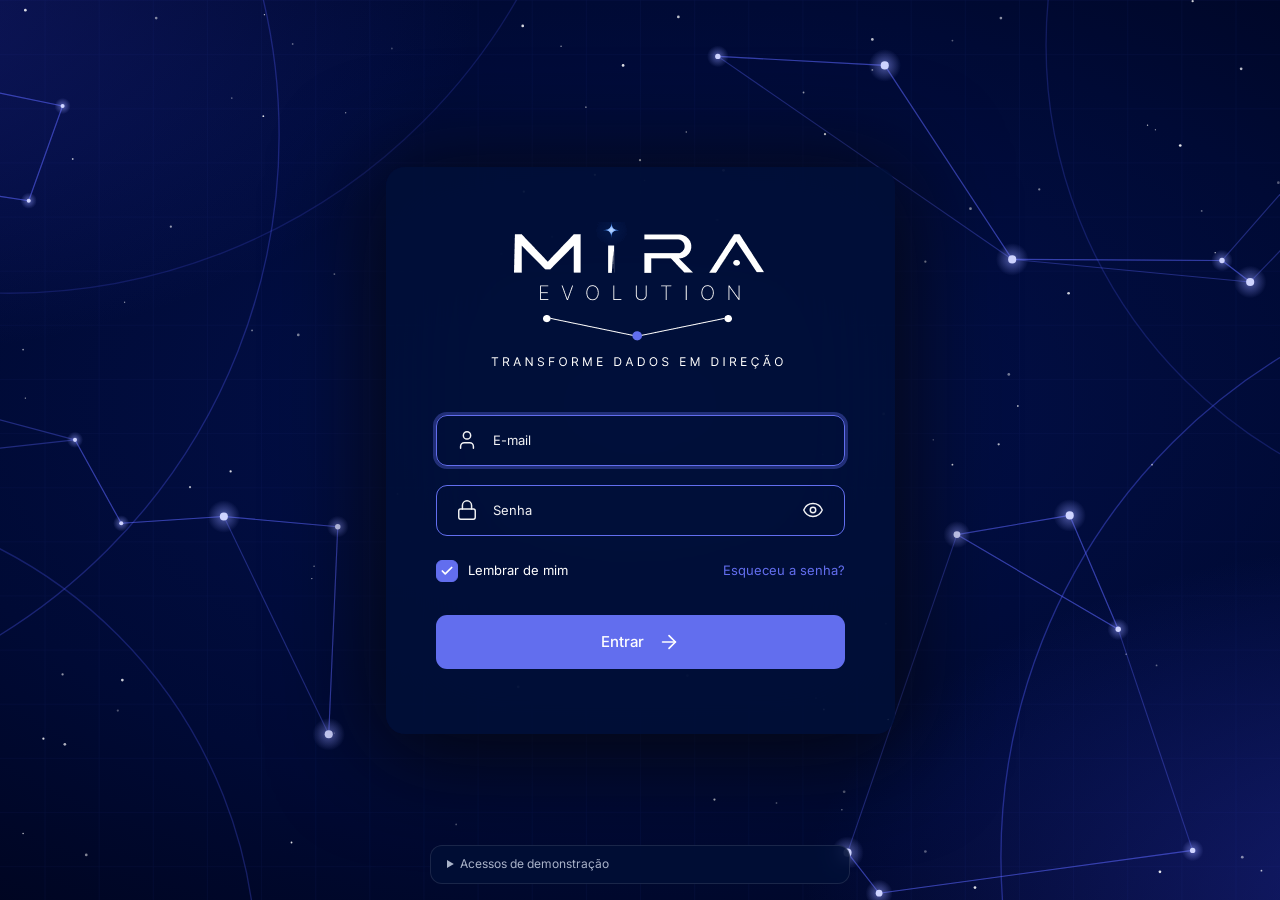
<file: frontend/mira-evolution/colaboradores.html>
<!doctype html>
<html lang="pt-BR" data-theme="light">
  <head>
    <meta charset="utf-8" />
    <meta name="viewport" content="width=device-width, initial-scale=1" />
    <meta name="theme-color" content="#f6f7f9" />
    <meta name="description" content="Mira Evolution — transforme dados em direção." />
    <title>Colaboradores — Mira Evolution</title>

    <!-- Aplica o tema salvo antes de desenhar a tela (evita "piscar") -->
    <script src="./js/comum/tema.js"></script>

    <!-- Fontes do Figma: Inter (conteúdo) e Geist (menu lateral). Se não carregarem, usa a fonte do sistema. -->
    <link rel="preconnect" href="https://fonts.googleapis.com" />
    <link rel="preconnect" href="https://fonts.gstatic.com" crossorigin />
    <link href="https://fonts.googleapis.com/css2?family=Geist:wght@400;500;600&family=Inter:wght@200;400;500;600;700&display=swap" rel="stylesheet" />

    <link rel="icon" href="./assets/img/favicon.svg" type="image/svg+xml" />
    <link rel="stylesheet" href="./css/tokens.css" />
    <link rel="stylesheet" href="./css/themes.css" />
    <link rel="stylesheet" href="./css/base.css" />
    <link rel="stylesheet" href="./css/layout.css" />
    <link rel="stylesheet" href="./css/components.css" />
    <link rel="stylesheet" href="./css/pages.css" />
    <link rel="stylesheet" href="./css/responsive.css" />
  </head>
  <body>
    <a class="skip-link" href="#page-root">Pular para o conteúdo</a>
    <div class="app">
      <!-- Menu lateral e barra do topo: preenchidos por js/comum/layout.js -->
      <aside class="sidebar" id="sidebar" aria-label="Navegação principal"></aside>
      <header class="topbar"></header>
      <div class="scrim" data-action="close-menu"></div>

      <main class="main" id="main">
        <div id="page-root" tabindex="-1">
          <div class="page" style="--page-gap:24px">
            <header class="page-header">
              <div class="page-header__titles">
                <h1 class="page-title">Colaboradores</h1>
                <p class="page-subtitle">Acompanhe o desenvolvimento individual dos colaboradores.</p>
              </div>
              <div class="page-header__actions">
                <label class="search search--header"><span class="sr-only">Buscar colaborador</span><i data-icone="search" data-tamanho="16"></i>
                  <input type="search" id="busca" placeholder="Buscar..." autocomplete="off"></label>
                <div class="header-tools" data-tools></div>
              </div>
            </header>

            <div class="actions-row">
              <div class="actions-row__filters">
                <label class="select"><span class="sr-only">Filtrar por setor</span>
                  <select id="filtro-setor"><option value="todos">Setor: Todos</option></select><i data-icone="chevron-down" data-tamanho="12"></i></label>
                <label class="select"><span class="sr-only">Filtrar por status</span>
                  <select id="filtro-status">
                    <option value="Ativo">Status: Ativos</option>
                    <option value="Inativo">Status: Inativos</option>
                    <option value="todos">Status: Todos</option>
                  </select><i data-icone="chevron-down" data-tamanho="12"></i></label>
              </div>
              <button type="button" class="btn btn--primary" id="btn-adicionar"><i data-icone="plus" data-tamanho="15"></i>Adicionar colaborador</button>
            </div>

            <section class="card" aria-label="Tabela de colaboradores">
              <div id="tabela-colaboradores" aria-live="polite"><div class="skeleton" style="height:320px"></div></div>
            </section>
          </div>
        </div>
      </main>
    </div>
    <noscript>Esta aplicação precisa de JavaScript habilitado.</noscript>

    <script src="./js/lib/jquery-3.6.1.min.js"></script>
    <script src="./js/comum/config.js"></script>
    <script src="./js/comum/ferramentas.js"></script>
    <script src="./js/comum/icones.js"></script>
    <script src="./js/comum/ui.js"></script>
    <script src="./js/comum/widgets.js"></script>
    <script src="./js/comum/dados.js"></script>
    <script src="./js/comum/sessao.js"></script>
    <script src="./js/comum/layout.js"></script>
    <script src="./js/paginas/colaboradores.js"></script>
  </body>
</html>
</file>
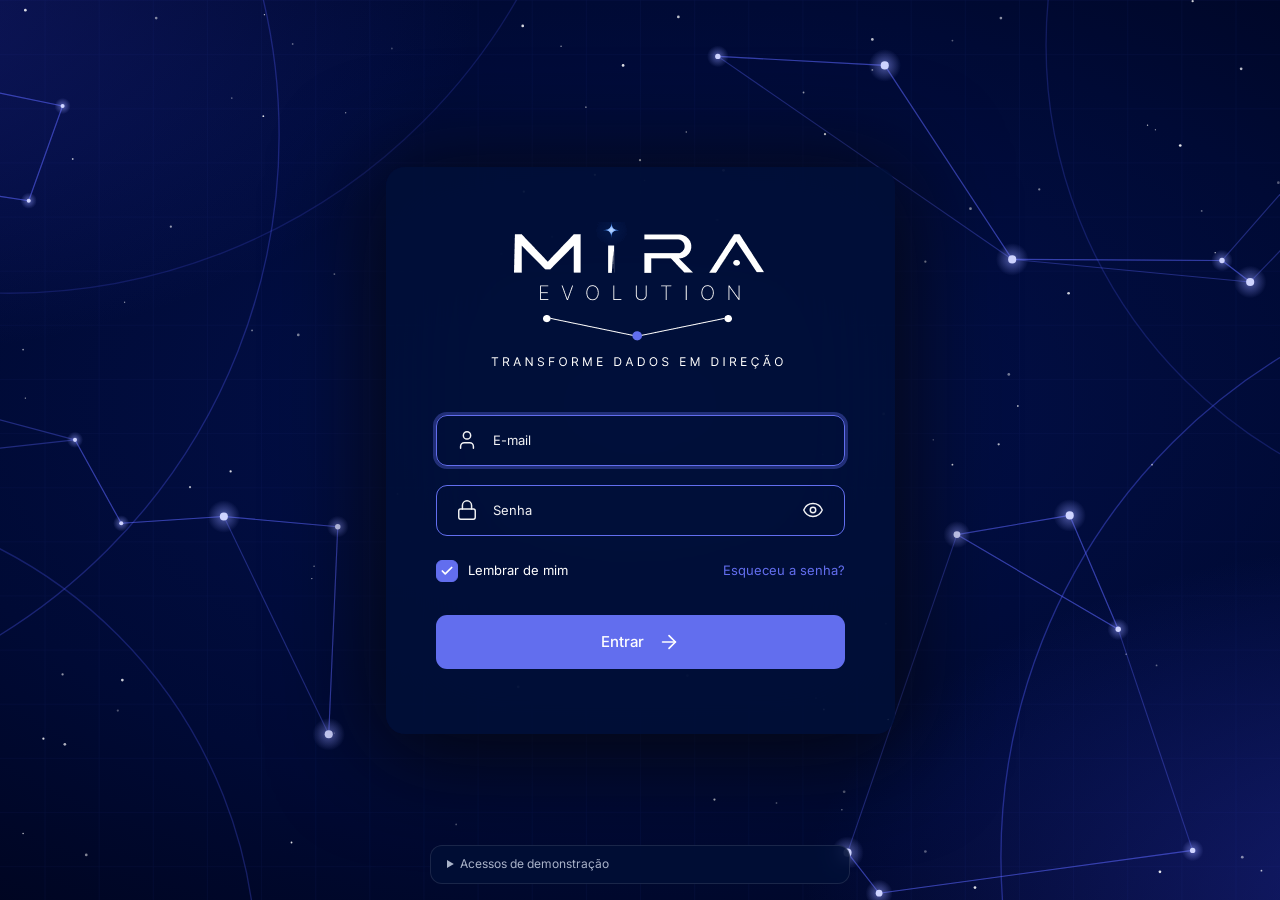
<file: frontend/mira-evolution/configuracoes.html>
<!doctype html>
<html lang="pt-BR" data-theme="light">
  <head>
    <meta charset="utf-8" />
    <meta name="viewport" content="width=device-width, initial-scale=1" />
    <meta name="theme-color" content="#f6f7f9" />
    <meta name="description" content="Mira Evolution — transforme dados em direção." />
    <title>Configurações — Mira Evolution</title>

    <!-- Aplica o tema salvo antes de desenhar a tela (evita "piscar") -->
    <script src="./js/comum/tema.js"></script>

    <!-- Fontes do Figma: Inter (conteúdo) e Geist (menu lateral). Se não carregarem, usa a fonte do sistema. -->
    <link rel="preconnect" href="https://fonts.googleapis.com" />
    <link rel="preconnect" href="https://fonts.gstatic.com" crossorigin />
    <link href="https://fonts.googleapis.com/css2?family=Geist:wght@400;500;600&family=Inter:wght@200;400;500;600;700&display=swap" rel="stylesheet" />

    <link rel="icon" href="./assets/img/favicon.svg" type="image/svg+xml" />
    <link rel="stylesheet" href="./css/tokens.css" />
    <link rel="stylesheet" href="./css/themes.css" />
    <link rel="stylesheet" href="./css/base.css" />
    <link rel="stylesheet" href="./css/layout.css" />
    <link rel="stylesheet" href="./css/components.css" />
    <link rel="stylesheet" href="./css/pages.css" />
    <link rel="stylesheet" href="./css/responsive.css" />
  </head>
  <body>
    <a class="skip-link" href="#page-root">Pular para o conteúdo</a>
    <div class="app">
      <!-- Menu lateral e barra do topo: preenchidos por js/comum/layout.js -->
      <aside class="sidebar" id="sidebar" aria-label="Navegação principal"></aside>
      <header class="topbar"></header>
      <div class="scrim" data-action="close-menu"></div>

      <main class="main" id="main">
        <div id="page-root" tabindex="-1">
          <div class="page settings" style="--page-gap:24px">
            <header class="page-header">
              <div class="page-header__titles">
                <h1 class="page-title">Configurações</h1>
                <p class="page-subtitle">Gerencie preferências da empresa e aparência.</p>
              </div>
              <div class="page-header__actions">
                <!-- data-sem-tema: nesta página o tema é trocado em "Aparência", então só mostra as notificações -->
                <div class="header-tools" data-tools data-sem-tema></div>
              </div>
            </header>

            <form class="settings__form" id="form-config" novalidate>
              <section class="card card__pad settings__section" aria-labelledby="geral-title">
                <h2 class="card__title card__title--lg" id="geral-title">Geral</h2>
                <div class="settings__grid">
                  <label class="field"><span class="field__label">Nome da empresa</span><input class="input" name="companyName"></label>
                  <label class="field"><span class="field__label">CNPJ</span><input class="input" name="cnpj" inputmode="numeric"></label>
                  <label class="field"><span class="field__label">Formato de data</span><span class="select select--field"><select name="dateFormat"></select><i data-icone="chevron-down" data-tamanho="14"></i></span></label>
                </div>
              </section>

              <section class="card card__pad settings__section" aria-labelledby="apar-title">
                <h2 class="card__title card__title--lg" id="apar-title">Aparência</h2>
                <div class="theme-cards" role="radiogroup" aria-label="Tema">
                  <button type="button" role="radio" class="theme-card theme-card--light" data-tema="light" aria-checked="false"><i data-icone="sun" data-tamanho="22"></i><span>Claro</span></button>
                  <button type="button" role="radio" class="theme-card theme-card--dark" data-tema="dark" aria-checked="false"><i data-icone="moon" data-tamanho="22"></i><span>Escuro</span></button>
                </div>
              </section>
              
              <!--Comentário Rafael: Ativar Futuramente!-->

              <!-- <section class="card card__pad settings__section" aria-labelledby="integ-title">
                <h2 class="card__title card__title--lg" id="integ-title">Integrações</h2>
                <ul class="integration-list" id="lista-integracoes"></ul>
              </section> -->

              <div class="save-bar"><button type="button" class="btn btn--outline" id="btn-descartar">Descartar alterações</button><button type="submit" class="btn btn--primary">Salvar alterações</button></div>
            </form>
          </div>
        </div>
      </main>
    </div>
    <noscript>Esta aplicação precisa de JavaScript habilitado.</noscript>

    <script src="./js/lib/jquery-3.6.1.min.js"></script>
    <script src="./js/comum/config.js"></script>
    <script src="./js/comum/ferramentas.js"></script>
    <script src="./js/comum/icones.js"></script>
    <script src="./js/comum/ui.js"></script>
    <script src="./js/comum/widgets.js"></script>
    <script src="./js/comum/dados.js"></script>
    <script src="./js/comum/sessao.js"></script>
    <script src="./js/comum/layout.js"></script>
    <script src="./js/paginas/configuracoes.js"></script>
  </body>
</html>
</file>
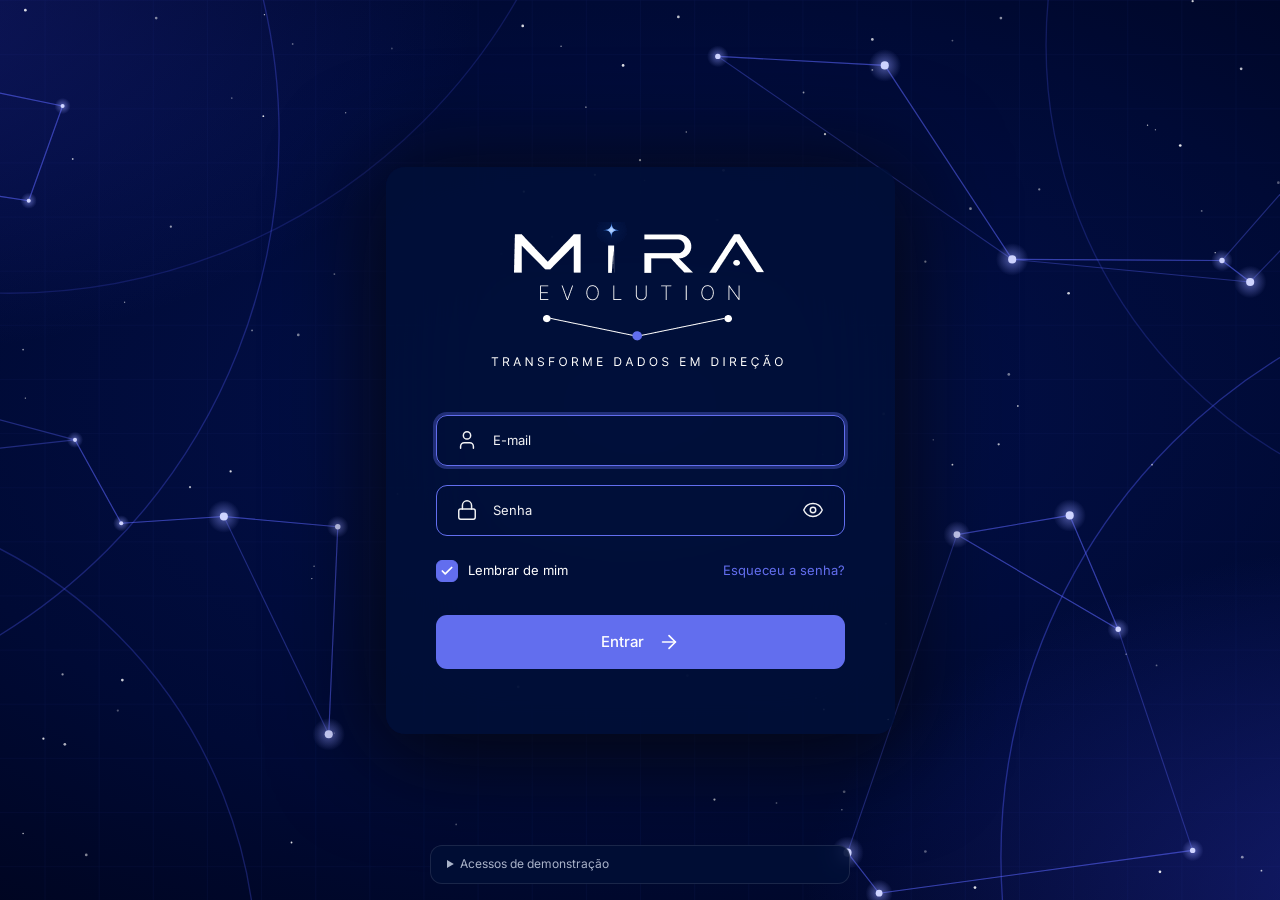
<file: frontend/mira-evolution/cursos-gestor.html>
<!doctype html>
<html lang="pt-BR" data-theme="light">
  <head>
    <meta charset="utf-8" />
    <meta name="viewport" content="width=device-width, initial-scale=1" />
    <meta name="theme-color" content="#f6f7f9" />
    <meta name="description" content="Mira Evolution — transforme dados em direção." />
    <title>Cursos — Mira Evolution</title>

    <!-- Aplica o tema salvo antes de desenhar a tela (evita "piscar") -->
    <script src="./js/comum/tema.js"></script>

    <!-- Fontes do Figma: Inter (conteúdo) e Geist (menu lateral). Se não carregarem, usa a fonte do sistema. -->
    <link rel="preconnect" href="https://fonts.googleapis.com" />
    <link rel="preconnect" href="https://fonts.gstatic.com" crossorigin />
    <link href="https://fonts.googleapis.com/css2?family=Geist:wght@400;500;600&family=Inter:wght@200;400;500;600;700&display=swap" rel="stylesheet" />

    <link rel="icon" href="./assets/img/favicon.svg" type="image/svg+xml" />
    <link rel="stylesheet" href="./css/tokens.css" />
    <link rel="stylesheet" href="./css/themes.css" />
    <link rel="stylesheet" href="./css/base.css" />
    <link rel="stylesheet" href="./css/layout.css" />
    <link rel="stylesheet" href="./css/components.css" />
    <link rel="stylesheet" href="./css/pages.css" />
    <link rel="stylesheet" href="./css/responsive.css" />
  </head>
  <body>
    <a class="skip-link" href="#page-root">Pular para o conteúdo</a>
    <div class="app">
      <!-- Menu lateral e barra do topo: preenchidos por js/comum/layout.js -->
      <aside class="sidebar" id="sidebar" aria-label="Navegação principal"></aside>
      <header class="topbar"></header>
      <div class="scrim" data-action="close-menu"></div>

      <main class="main" id="main">
        <div id="page-root" tabindex="-1">
          <div class="page" style="--page-gap:24px">
            <header class="page-header">
              <div class="page-header__titles">
                <h1 class="page-title">Cursos</h1>
                <p class="page-subtitle">Gerencie o catálogo e acompanhe o desempenho dos treinamentos.</p>
              </div>
              <div class="page-header__actions">
                <label class="search search--header"><span class="sr-only">Buscar curso</span><i data-icone="search" data-tamanho="16"></i>
                  <input type="search" id="busca" placeholder="Buscar curso..." autocomplete="off"></label>
                <div class="header-tools" data-tools></div>
              </div>
            </header>

            <section class="grid grid--4" id="kpis" style="--grid-gap:16px" aria-label="Indicadores de cursos">
              <div class="skeleton" style="height:137px"></div><div class="skeleton" style="height:137px"></div>
              <div class="skeleton" style="height:137px"></div><div class="skeleton" style="height:137px"></div>
            </section>

            <div class="pills" id="pills-categoria" role="group" aria-label="Filtrar por categoria"></div>

            <section class="card" aria-label="Tabela de cursos">
              <div id="tabela-cursos" aria-live="polite"><div class="skeleton" style="height:320px"></div></div>
            </section>
          </div>
        </div>
      </main>
    </div>
    <noscript>Esta aplicação precisa de JavaScript habilitado.</noscript>

    <script src="./js/lib/jquery-3.6.1.min.js"></script>
    <script src="./js/comum/config.js"></script>
    <script src="./js/comum/ferramentas.js"></script>
    <script src="./js/comum/icones.js"></script>
    <script src="./js/comum/ui.js"></script>
    <script src="./js/comum/widgets.js"></script>
    <script src="./js/comum/dados.js"></script>
    <script src="./js/comum/sessao.js"></script>
    <script src="./js/comum/layout.js"></script>
    <script src="./js/paginas/cursos-gestor.js"></script>
  </body>
</html>
</file>
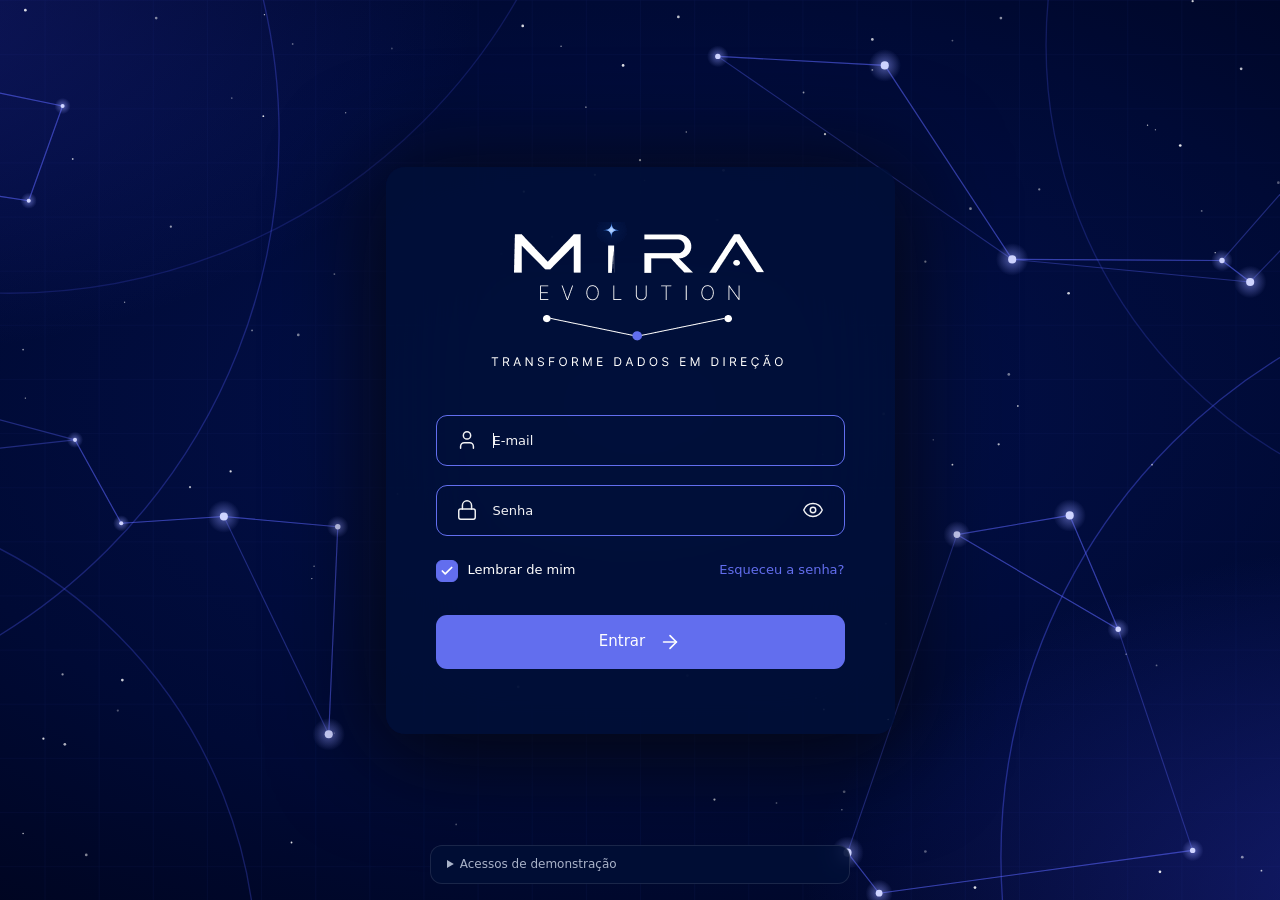
<file: frontend/mira-evolution/dashboard-colaborador.html>
<!doctype html>
<html lang="pt-BR" data-theme="light">
  <head>
    <meta charset="utf-8" />
    <meta name="viewport" content="width=device-width, initial-scale=1" />
    <meta name="theme-color" content="#f6f7f9" />
    <meta name="description" content="Mira Evolution — transforme dados em direção." />
    <title>Dashboard — Mira Evolution</title>

    <!-- Aplica o tema salvo antes de desenhar a tela (evita "piscar") -->
    <script src="./js/comum/tema.js"></script>

    <!-- Fontes do Figma: Inter (conteúdo) e Geist (menu lateral). Se não carregarem, usa a fonte do sistema. -->
    <link rel="preconnect" href="https://fonts.googleapis.com" />
    <link rel="preconnect" href="https://fonts.gstatic.com" crossorigin />
    <link href="https://fonts.googleapis.com/css2?family=Geist:wght@400;500;600&family=Inter:wght@200;400;500;600;700&display=swap" rel="stylesheet" />

    <link rel="icon" href="./assets/img/favicon.svg" type="image/svg+xml" />
    <link rel="stylesheet" href="./css/tokens.css" />
    <link rel="stylesheet" href="./css/themes.css" />
    <link rel="stylesheet" href="./css/base.css" />
    <link rel="stylesheet" href="./css/layout.css" />
    <link rel="stylesheet" href="./css/components.css" />
    <link rel="stylesheet" href="./css/pages.css" />
    <link rel="stylesheet" href="./css/responsive.css" />
  </head>
  <body>
    <a class="skip-link" href="#page-root">Pular para o conteúdo</a>
    <div class="app">
      <!-- Menu lateral e barra do topo: preenchidos por js/comum/layout.js -->
      <aside class="sidebar" id="sidebar" aria-label="Navegação principal"></aside>
      <header class="topbar"></header>
      <div class="scrim" data-action="close-menu"></div>

      <main class="main" id="main">
        <div id="page-root" tabindex="-1">
          <div class="page dash">
            <header class="page-header">
              <div class="page-header__titles">
                <h1 class="page-title" id="saudacao"></h1>
                <p class="page-subtitle" id="subtitulo"></p>
              </div>
              <div class="page-header__actions">
                <button type="button" class="filter-btn" id="botao-periodo" data-action="date-range" aria-haspopup="dialog" aria-expanded="false"><i data-icone="calendar" data-tamanho="16"></i><span data-range-label></span><i data-icone="chevron-down" data-tamanho="14"></i></button>
                <button type="button" class="filter-btn" id="botao-filtros"><i data-icone="filter" data-tamanho="15"></i><span>Filtros</span></button>
                <div class="header-tools" data-tools></div>
              </div>
            </header>

            <section class="grid grid--4 dash-kpis" id="kpis" aria-label="Meus indicadores">
              <div class="skeleton" style="height:137px"></div><div class="skeleton" style="height:137px"></div>
              <div class="skeleton" style="height:137px"></div><div class="skeleton" style="height:137px"></div>
            </section>

            <section class="card goal" aria-labelledby="goal-title">
              <span class="goal__icon"><i data-icone="square-activity" data-tamanho="24"></i></span>
              <div class="goal__text">
                <h2 class="goal__title" id="goal-title"></h2>
                <p id="meta-texto"></p>
              </div>
              <div class="goal__progress" id="meta-progresso"></div>
            </section>

            <div class="dash-row dash-row--split">
              <section class="card" aria-labelledby="evo-title">
                <div class="card__pad">
                  <h2 class="card__title card__title--lg" id="evo-title">Evolução do Progresso</h2>
                  <div class="dash-evo__plot" id="grafico-evolucao"></div>
                </div>
              </section>
              <section class="card" aria-labelledby="mycourses-title">
                <div class="card__pad">
                  <h2 class="card__title card__title--lg" id="mycourses-title">Meus Cursos em Andamento</h2>
                  <ul class="course-progress-list" id="lista-cursos"></ul>
                </div>
              </section>
            </div>
          </div>
        </div>
      </main>
    </div>
    <noscript>Esta aplicação precisa de JavaScript habilitado.</noscript>

    <script src="./js/lib/jquery-3.6.1.min.js"></script>
    <script src="./js/comum/config.js"></script>
    <script src="./js/comum/ferramentas.js"></script>
    <script src="./js/comum/icones.js"></script>
    <script src="./js/comum/ui.js"></script>
    <script src="./js/comum/widgets.js"></script>
    <script src="./js/comum/grafico.js"></script>
    <script src="./js/comum/dados.js"></script>
    <script src="./js/comum/sessao.js"></script>
    <script src="./js/comum/layout.js"></script>
    <script src="./js/paginas/dashboard-colaborador.js"></script>
  </body>
</html>
</file>
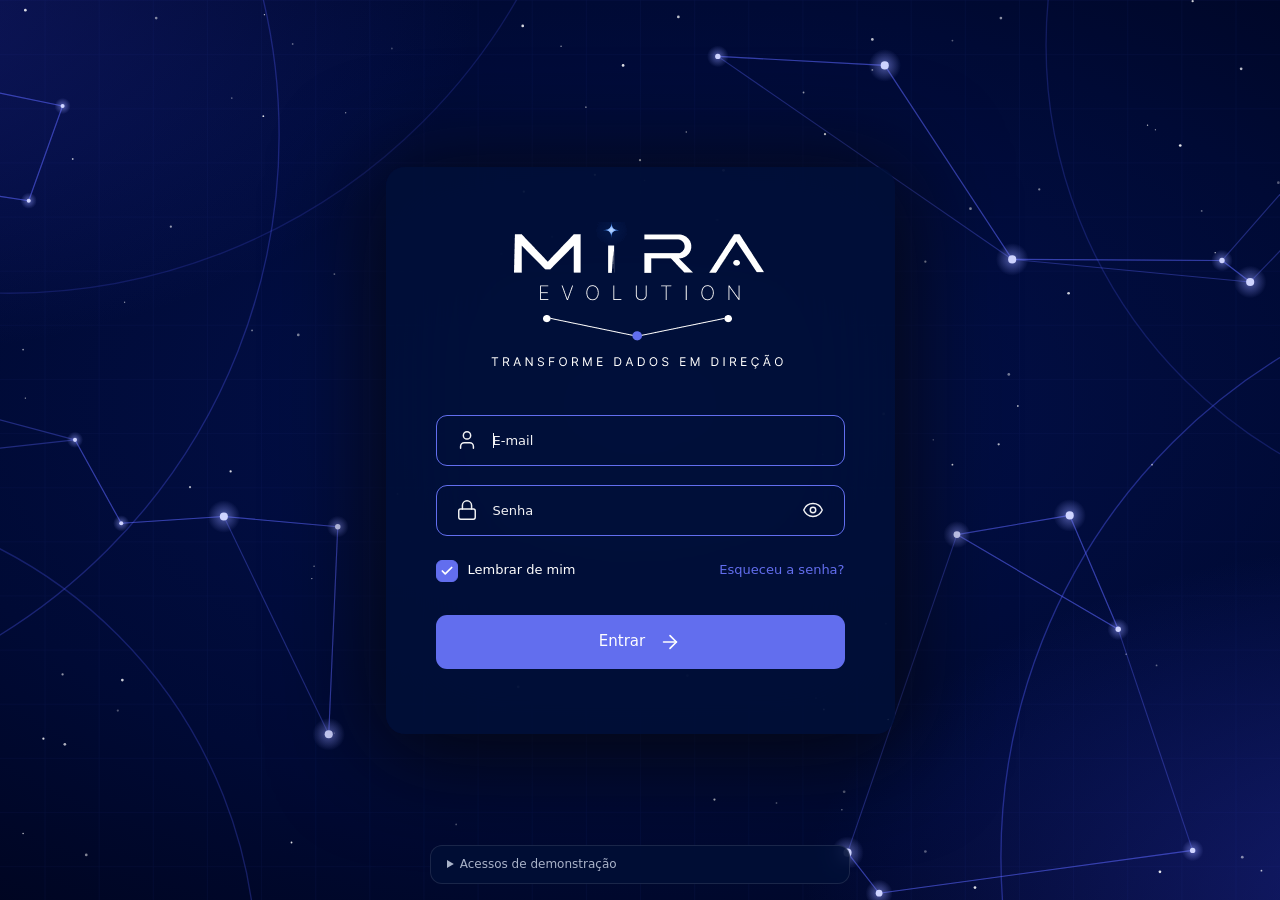
<file: frontend/mira-evolution/dashboard-gestor.html>
<!doctype html>
<html lang="pt-BR" data-theme="light">
  <head>
    <meta charset="utf-8" />
    <meta name="viewport" content="width=device-width, initial-scale=1" />
    <meta name="theme-color" content="#f6f7f9" />
    <meta name="description" content="Mira Evolution — transforme dados em direção." />
    <title>Dashboard — Mira Evolution</title>

    <!-- Aplica o tema salvo antes de desenhar a tela (evita "piscar") -->
    <script src="./js/comum/tema.js"></script>

    <!-- Fontes do Figma: Inter (conteúdo) e Geist (menu lateral). Se não carregarem, usa a fonte do sistema. -->
    <link rel="preconnect" href="https://fonts.googleapis.com" />
    <link rel="preconnect" href="https://fonts.gstatic.com" crossorigin />
    <link href="https://fonts.googleapis.com/css2?family=Geist:wght@400;500;600&family=Inter:wght@200;400;500;600;700&display=swap" rel="stylesheet" />

    <link rel="icon" href="./assets/img/favicon.svg" type="image/svg+xml" />
    <link rel="stylesheet" href="./css/tokens.css" />
    <link rel="stylesheet" href="./css/themes.css" />
    <link rel="stylesheet" href="./css/base.css" />
    <link rel="stylesheet" href="./css/layout.css" />
    <link rel="stylesheet" href="./css/components.css" />
    <link rel="stylesheet" href="./css/pages.css" />
    <link rel="stylesheet" href="./css/responsive.css" />
  </head>
  <body>
    <a class="skip-link" href="#page-root">Pular para o conteúdo</a>
    <div class="app">
      <!-- Menu lateral e barra do topo: preenchidos por js/comum/layout.js -->
      <aside class="sidebar" id="sidebar" aria-label="Navegação principal"></aside>
      <header class="topbar"></header>
      <div class="scrim" data-action="close-menu"></div>

      <main class="main" id="main">
        <div id="page-root" tabindex="-1">
          <div class="page dash">
            <header class="page-header">
              <div class="page-header__titles">
                <h1 class="page-title" id="saudacao"></h1>
                <p class="page-subtitle" id="subtitulo"></p>
              </div>
              <div class="page-header__actions">
                <button type="button" class="filter-btn" id="botao-periodo" data-action="date-range" aria-haspopup="dialog" aria-expanded="false"><i data-icone="calendar" data-tamanho="16"></i><span data-range-label></span><i data-icone="chevron-down" data-tamanho="14"></i></button>
                <button type="button" class="filter-btn" id="botao-filtros"><i data-icone="filter" data-tamanho="15"></i><span>Filtros</span></button>
                <div class="header-tools" data-tools></div>
              </div>
            </header>

            <!-- Quatro indicadores (preenchidos pelo JavaScript) -->
            <section class="grid grid--4 dash-kpis" id="kpis" aria-label="Indicadores principais">
              <div class="skeleton" style="height:137px"></div><div class="skeleton" style="height:137px"></div>
              <div class="skeleton" style="height:137px"></div><div class="skeleton" style="height:137px"></div>
            </section>

            <div class="dash-row dash-row--chart">
              <section class="card card--panel dash-chart" aria-labelledby="chart-title">
                <div class="card__head">
                  <h2 class="card__title" id="chart-title">Evolução do progresso médio</h2>
                  <label class="select select--sm"><span class="sr-only">Filtrar por setor</span>
                    <select id="filtro-setor-grafico"><option value="todos">Todos</option></select>
                    <i data-icone="chevron-down" data-tamanho="12"></i>
                  </label>
                </div>
                <div class="dash-chart__plot" id="grafico-horas"></div>
              </section>

              <section class="card card--panel dash-sectors" aria-labelledby="sectors-title">
                <div class="dash-sectors__body">
                  <h2 class="card__title" id="sectors-title">Progresso por setor</h2>
                  <div class="dash-sectors__list" id="lista-setores"></div>
                </div>
                <a class="card__footer" href="progresso-gestor.html">Ver progresso <i data-icone="arrow-right" data-tamanho="13"></i></a>
              </section>
            </div>

            <div class="dash-row dash-row--tables">
              <section class="card card--panel dash-table" aria-labelledby="running-title">
                <div class="dash-table__body">
                  <h2 class="card__title" id="running-title">Cursos em andamento</h2>
                  <table class="mini-table">
                    <thead><tr><th scope="col">Cursos</th><th scope="col">Porcentagem</th></tr></thead>
                    <tbody id="tabela-cursos"></tbody>
                  </table>
                </div>
                <a class="card__footer" href="cursos-gestor.html">Ver cursos <i data-icone="arrow-right" data-tamanho="13"></i></a>
              </section>
            </div>
          </div>
        </div>
      </main>
    </div>
    <noscript>Esta aplicação precisa de JavaScript habilitado.</noscript>

    <script src="./js/lib/jquery-3.6.1.min.js"></script>
    <script src="./js/comum/config.js"></script>
    <script src="./js/comum/ferramentas.js"></script>
    <script src="./js/comum/icones.js"></script>
    <script src="./js/comum/ui.js"></script>
    <script src="./js/comum/widgets.js"></script>
    <script src="./js/comum/grafico.js"></script>
    <script src="./js/comum/dados.js"></script>
    <script src="./js/comum/sessao.js"></script>
    <script src="./js/comum/layout.js"></script>
    <script src="./js/paginas/dashboard-gestor.js"></script>
  </body>
</html>
</file>
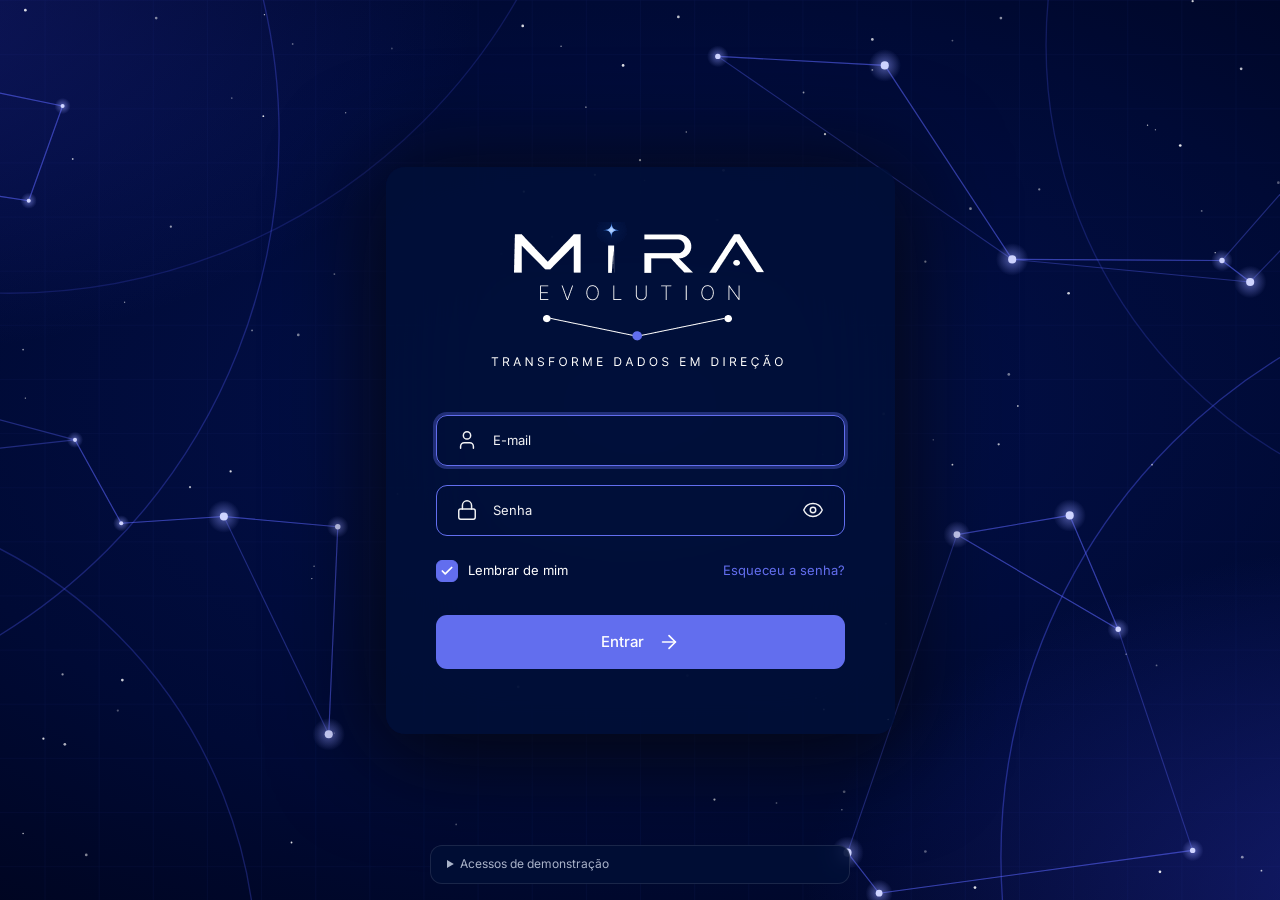
<file: frontend/mira-evolution/detalhe-curso.html>
<!doctype html>
<html lang="pt-BR" data-theme="light">
  <head>
    <meta charset="utf-8" />
    <meta name="viewport" content="width=device-width, initial-scale=1" />
    <meta name="theme-color" content="#f6f7f9" />
    <meta name="description" content="Mira Evolution — transforme dados em direção." />
    <title>Curso — Mira Evolution</title>

    <!-- Aplica o tema salvo antes de desenhar a tela (evita "piscar") -->
    <script src="./js/comum/tema.js"></script>

    <!-- Fontes do Figma: Inter (conteúdo) e Geist (menu lateral). Se não carregarem, usa a fonte do sistema. -->
    <link rel="preconnect" href="https://fonts.googleapis.com" />
    <link rel="preconnect" href="https://fonts.gstatic.com" crossorigin />
    <link href="https://fonts.googleapis.com/css2?family=Geist:wght@400;500;600&family=Inter:wght@200;400;500;600;700&display=swap" rel="stylesheet" />

    <link rel="icon" href="./assets/img/favicon.svg" type="image/svg+xml" />
    <link rel="stylesheet" href="./css/tokens.css" />
    <link rel="stylesheet" href="./css/themes.css" />
    <link rel="stylesheet" href="./css/base.css" />
    <link rel="stylesheet" href="./css/layout.css" />
    <link rel="stylesheet" href="./css/components.css" />
    <link rel="stylesheet" href="./css/pages.css" />
    <link rel="stylesheet" href="./css/responsive.css" />
  </head>
  <body>
    <a class="skip-link" href="#page-root">Pular para o conteúdo</a>
    <div class="app">
      <!-- Menu lateral e barra do topo: preenchidos por js/comum/layout.js -->
      <aside class="sidebar" id="sidebar" aria-label="Navegação principal"></aside>
      <header class="topbar"></header>
      <div class="scrim" data-action="close-menu"></div>

      <main class="main" id="main">
        <div id="page-root" tabindex="-1">
          <div class="page course-detail" style="--page-gap:24px">
            <div class="detail__top">
              <a class="back-link" href="meus-cursos.html"><i data-icone="arrow-left" data-tamanho="16"></i>Voltar para Meus Cursos</a>
              <div class="page-header__actions"><div class="header-tools" data-tools></div></div>
            </div>

            <section class="card course-hero" id="curso-topo"><div class="skeleton" style="height:150px;width:100%"></div></section>

            <div class="course-detail__row">
              <section class="card card__pad" aria-labelledby="mods-title">
                <h2 class="card__title card__title--lg" id="mods-title">Módulos do curso</h2>
                <ol class="module-list" id="lista-modulos"></ol>
              </section>
              <aside class="card card__pad" aria-labelledby="pratic-title">
                <h2 class="card__title card__title--lg" id="pratic-title">Detalhes Práticos</h2>
                <dl class="facts" id="detalhes-praticos"></dl>
                <button type="button" class="btn btn--primary btn--block" id="btn-continuar"></button>
              </aside>
            </div>
          </div>
        </div>
      </main>
    </div>
    <noscript>Esta aplicação precisa de JavaScript habilitado.</noscript>

    <script src="./js/lib/jquery-3.6.1.min.js"></script>
    <script src="./js/comum/config.js"></script>
    <script src="./js/comum/ferramentas.js"></script>
    <script src="./js/comum/icones.js"></script>
    <script src="./js/comum/ui.js"></script>
    <script src="./js/comum/widgets.js"></script>
    <script src="./js/comum/dados.js"></script>
    <script src="./js/comum/sessao.js"></script>
    <script src="./js/comum/layout.js"></script>
    <script src="./js/paginas/detalhe-curso.js"></script>
  </body>
</html>
</file>
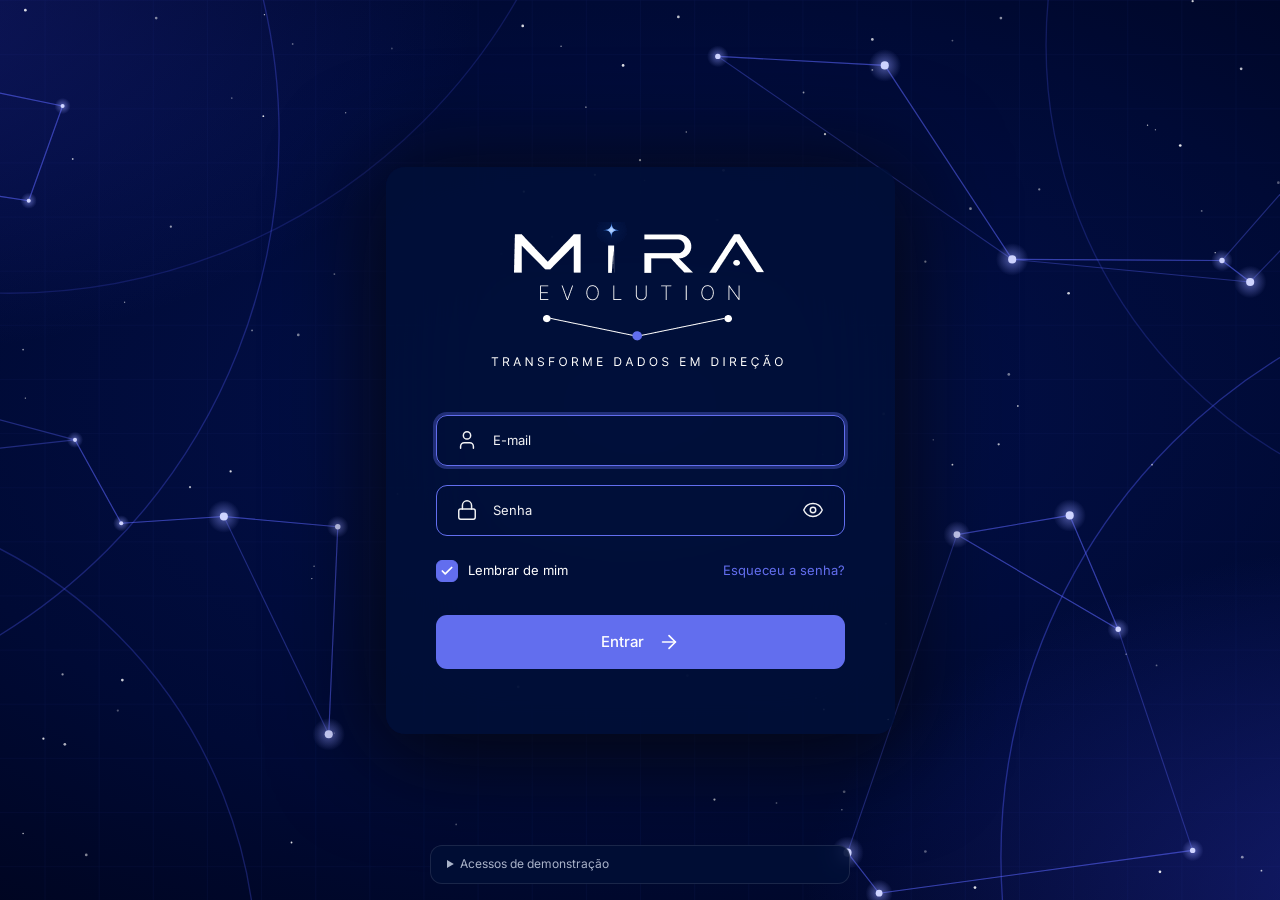
<file: frontend/mira-evolution/detalhes-colaborador.html>
<!doctype html>
<html lang="pt-BR" data-theme="light">
  <head>
    <meta charset="utf-8" />
    <meta name="viewport" content="width=device-width, initial-scale=1" />
    <meta name="theme-color" content="#f6f7f9" />
    <meta name="description" content="Mira Evolution — transforme dados em direção." />
    <title>Detalhes do colaborador — Mira Evolution</title>

    <!-- Aplica o tema salvo antes de desenhar a tela (evita "piscar") -->
    <script src="./js/comum/tema.js"></script>

    <!-- Fontes do Figma: Inter (conteúdo) e Geist (menu lateral). Se não carregarem, usa a fonte do sistema. -->
    <link rel="preconnect" href="https://fonts.googleapis.com" />
    <link rel="preconnect" href="https://fonts.gstatic.com" crossorigin />
    <link href="https://fonts.googleapis.com/css2?family=Geist:wght@400;500;600&family=Inter:wght@200;400;500;600;700&display=swap" rel="stylesheet" />

    <link rel="icon" href="./assets/img/favicon.svg" type="image/svg+xml" />
    <link rel="stylesheet" href="./css/tokens.css" />
    <link rel="stylesheet" href="./css/themes.css" />
    <link rel="stylesheet" href="./css/base.css" />
    <link rel="stylesheet" href="./css/layout.css" />
    <link rel="stylesheet" href="./css/components.css" />
    <link rel="stylesheet" href="./css/pages.css" />
    <link rel="stylesheet" href="./css/responsive.css" />
  </head>
  <body>
    <a class="skip-link" href="#page-root">Pular para o conteúdo</a>
    <div class="app">
      <!-- Menu lateral e barra do topo: preenchidos por js/comum/layout.js -->
      <aside class="sidebar" id="sidebar" aria-label="Navegação principal"></aside>
      <header class="topbar"></header>
      <div class="scrim" data-action="close-menu"></div>

      <main class="main" id="main">
        <div id="page-root" tabindex="-1">
          <div class="page detail" style="--page-gap:24px">
            <div class="detail__top">
              <!-- Gestor: link "Voltar". Colaborador: título "Meu progresso" (o JavaScript escolhe) -->
              <div id="topo-detalhe" style="display:contents"></div>
              <div class="page-header__actions">
                <label class="select select--sm"><span class="sr-only">Período</span>
                  <select id="filtro-dias">
                    <option value="7">Últimos 7 dias</option>
                    <option value="15">Últimos 15 dias</option>
                    <option value="30" selected>Últimos 30 dias</option>
                  </select><i data-icone="chevron-down" data-tamanho="12"></i></label>
                <div class="header-tools" data-tools></div>
              </div>
            </div>

            <section class="card profile-summary" id="resumo" aria-label="Resumo do colaborador"></section>

            <section class="grid grid--4" id="kpis" style="--grid-gap:32px" aria-label="Indicadores">
              <div class="skeleton" style="height:137px"></div><div class="skeleton" style="height:137px"></div>
              <div class="skeleton" style="height:137px"></div><div class="skeleton" style="height:137px"></div>
            </section>

            <div class="detail__row detail__row--charts">
              <section class="card card__pad" aria-labelledby="freq-title">
                <h2 class="card__title card__title--lg" id="freq-title">Evolução do Progresso</h2>
                <div class="detail__plot" id="grafico-frequencia"></div>
              </section>
              <section class="card detail__courses" aria-labelledby="recent-title">
                <div class="card__pad">
                  <h2 class="card__title card__title--lg" id="recent-title">Cursos Recentes</h2>
                  <div id="cursos-recentes"></div>
                </div>
                <a class="card__footer" id="link-cursos" href="#">Ver Cursos <i data-icone="arrow-right" data-tamanho="13"></i></a>
              </section>
            </div>

            <!--Comentário Rafael: Ativar Futuramente (Section abaixo) -->
            
            <div class="detail__row detail__row--bottom">
              <!-- <section class="card card__pad" aria-labelledby="cert-title">
                <h2 class="card__title card__title--lg" id="cert-title">Certificados Obtidos</h2>
                <div id="certificados"></div>
              </section> -->
              <section class="card card__pad" aria-labelledby="skills-title">
                <h2 class="card__title card__title--lg" id="skills-title">Competências Desenvolvidas</h2>
                <div id="competencias" style="margin-top:20px"></div>
              </section>
            </div>
          </div>
        </div>
      </main>
    </div>
    <noscript>Esta aplicação precisa de JavaScript habilitado.</noscript>

    <script src="./js/lib/jquery-3.6.1.min.js"></script>
    <script src="./js/comum/config.js"></script>
    <script src="./js/comum/ferramentas.js"></script>
    <script src="./js/comum/icones.js"></script>
    <script src="./js/comum/ui.js"></script>
    <script src="./js/comum/widgets.js"></script>
    <script src="./js/comum/grafico.js"></script>
    <script src="./js/comum/dados.js"></script>
    <script src="./js/comum/sessao.js"></script>
    <script src="./js/comum/layout.js"></script>
    <script src="./js/paginas/detalhes-colaborador.js"></script>
  </body>
</html>
</file>
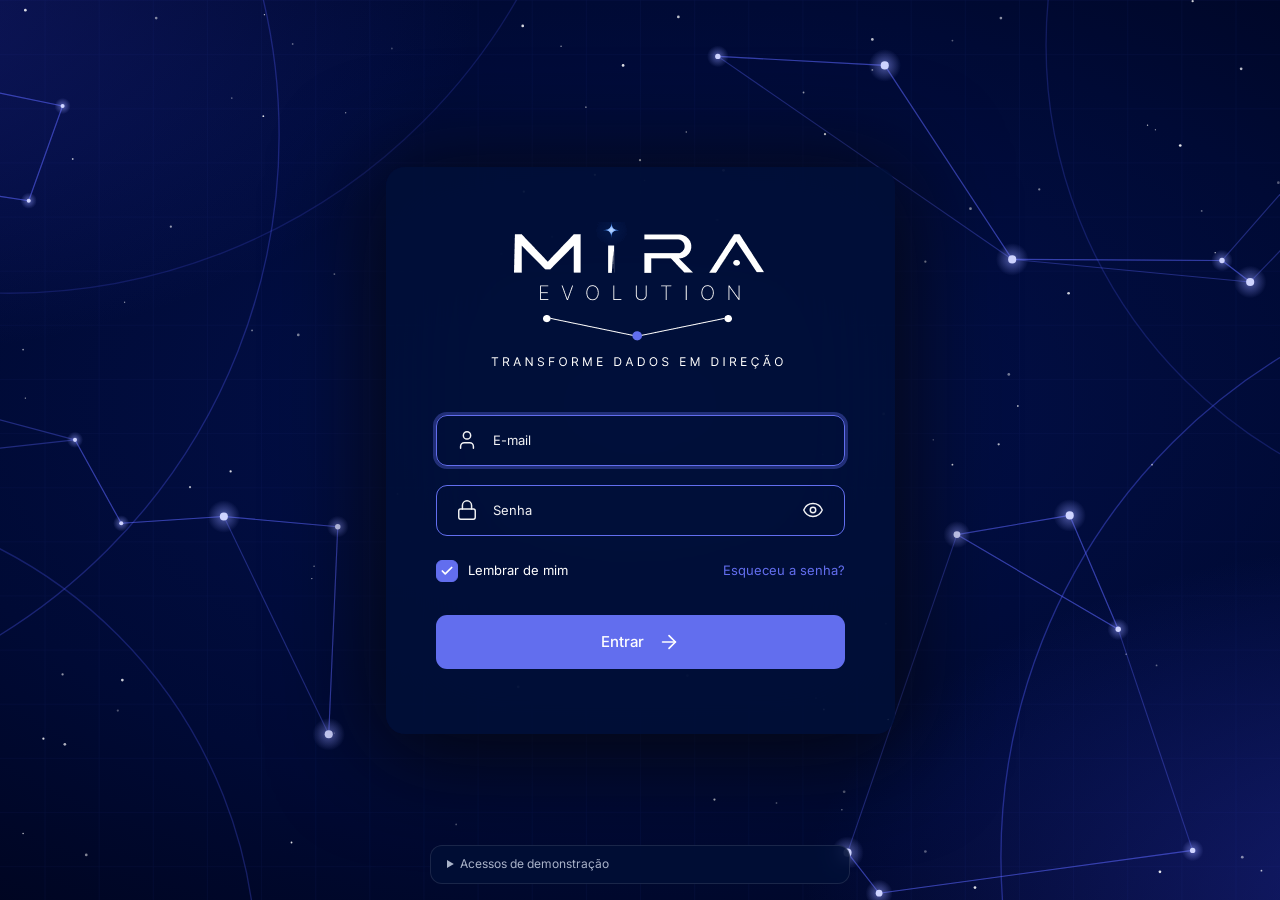
<file: frontend/mira-evolution/login.html>
<!doctype html>
<html lang="pt-BR" data-theme="light">
  <head>
    <meta charset="utf-8" />
    <meta name="viewport" content="width=device-width, initial-scale=1" />
    <meta name="theme-color" content="#f6f7f9" />
    <meta name="description" content="Mira Evolution — transforme dados em direção." />
    <title>Entrar — Mira Evolution</title>

    <!-- Aplica o tema salvo antes de desenhar a tela (evita "piscar") -->
    <script src="./js/comum/tema.js"></script>

    <!-- Fontes do Figma: Inter (conteúdo) e Geist (menu lateral). Se não carregarem, usa a fonte do sistema. -->
    <link rel="preconnect" href="https://fonts.googleapis.com" />
    <link rel="preconnect" href="https://fonts.gstatic.com" crossorigin />
    <link href="https://fonts.googleapis.com/css2?family=Geist:wght@400;500;600&family=Inter:wght@200;400;500;600;700&display=swap" rel="stylesheet" />

    <link rel="icon" href="./assets/img/favicon.svg" type="image/svg+xml" />
    <link rel="stylesheet" href="./css/tokens.css" />
    <link rel="stylesheet" href="./css/themes.css" />
    <link rel="stylesheet" href="./css/base.css" />
    <link rel="stylesheet" href="./css/layout.css" />
    <link rel="stylesheet" href="./css/components.css" />
    <link rel="stylesheet" href="./css/pages.css" />
    <link rel="stylesheet" href="./css/responsive.css" />
  </head>
  <body>
    <main class="login" data-theme="dark">
      <div class="login__panel">
        <div class="login__brand"><img class="login__logo" src="./assets/img/logo-login.png" alt="Mira Evolution — Transforme dados em direção" width="423" height="278"></div>

        <form class="login__form" id="form-login" novalidate>
          <p class="login__error" role="alert" hidden></p>

          <div class="login__field">
            <label class="sr-only" for="login-user">E-mail</label>
            <span class="login__icon"><i data-icone="user" data-tamanho="22" data-traco="1.6"></i></span>
            <input id="login-user" name="identifier" type="text" inputmode="email" autocomplete="username" placeholder="E-mail" required>
          </div>

          <div class="login__field">
            <label class="sr-only" for="login-pass">Senha</label>
            <span class="login__icon"><i data-icone="lock" data-tamanho="22" data-traco="1.6"></i></span>
            <input id="login-pass" name="password" type="password" autocomplete="current-password" placeholder="Senha" required>
            <button type="button" class="login__eye" data-action="toggle-pass" aria-label="Mostrar senha" aria-pressed="false"><i data-icone="eye" data-tamanho="22" data-traco="1.6"></i></button>
          </div>

          <div class="login__row">
            <label class="check"><input type="checkbox" name="remember" checked><span class="check__box"><i data-icone="check" data-tamanho="14" data-traco="3"></i></span>Lembrar de mim</label>
            <button type="button" class="login__link" data-action="forgot">Esqueceu a senha?</button>
          </div>

          <button type="submit" class="login__submit">
            <span>Entrar</span><i data-icone="arrow-right" data-tamanho="22" data-traco="1.8"></i>
          </button>
        </form>
      </div>

      <!-- Acessos de demonstração: contas de teste reais (lista em CONTAS_TESTE, js/comum/config.js) -->
      <details class="login__demo" hidden>
        <summary>Acessos de demonstração</summary>
        <ul data-contas-teste></ul>
        <p>Clique em uma conta para preencher o login.</p>
      </details>
    </main>
    <noscript>Esta aplicação precisa de JavaScript habilitado.</noscript>

    <script src="./js/lib/jquery-3.6.1.min.js"></script>
    <script src="./js/comum/config.js"></script>
    <script src="./js/comum/ferramentas.js"></script>
    <script src="./js/comum/icones.js"></script>
    <script src="./js/comum/ui.js"></script>
    <script src="./js/comum/widgets.js"></script>
    <script src="./js/comum/dados.js"></script>
    <script src="./js/comum/sessao.js"></script>
    <script src="./js/comum/layout.js"></script>
    <script src="./js/paginas/login.js"></script>
  </body>
</html>
</file>
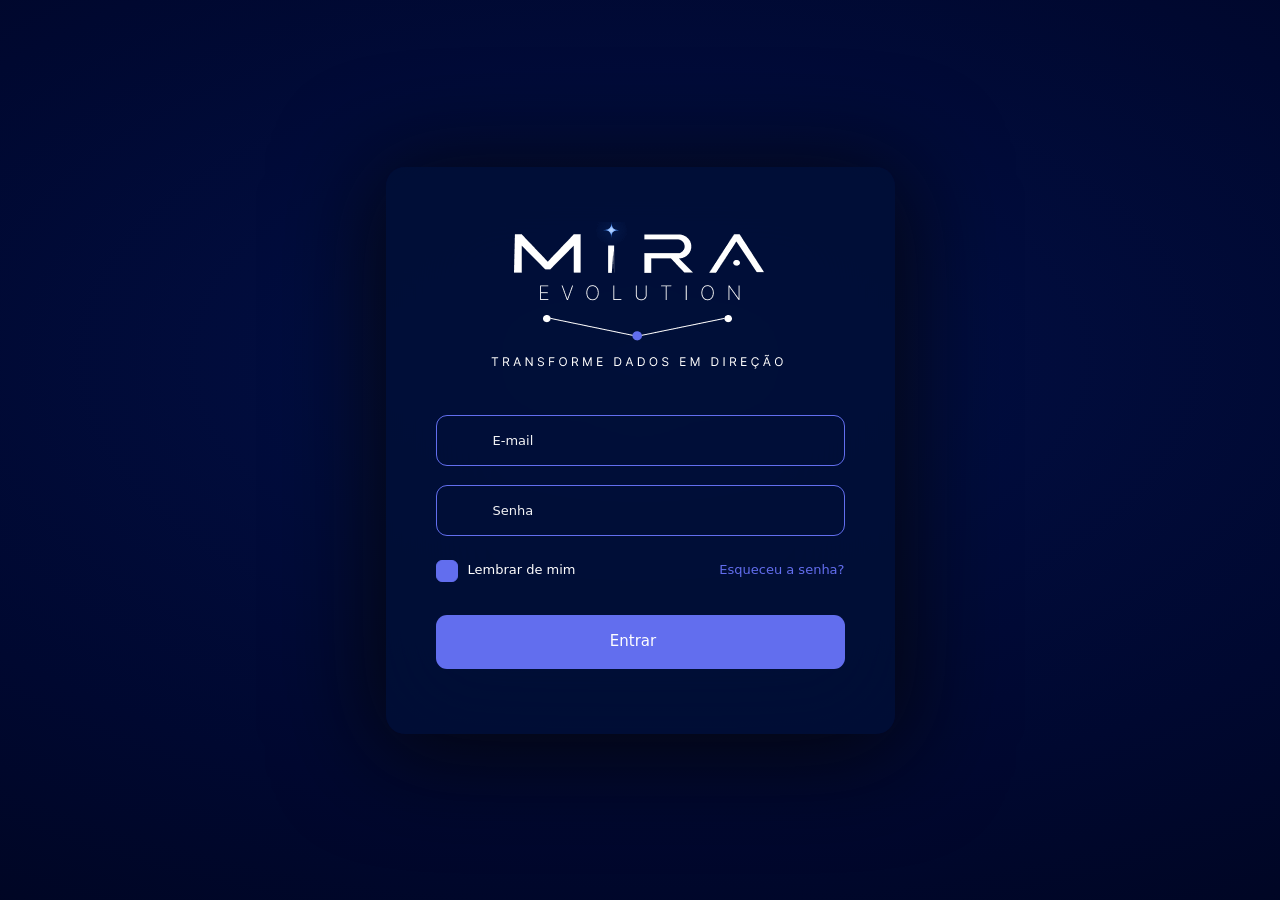
<file: frontend/mira-evolution/meus-cursos.html>
<!doctype html>
<html lang="pt-BR" data-theme="light">
  <head>
    <meta charset="utf-8" />
    <meta name="viewport" content="width=device-width, initial-scale=1" />
    <meta name="theme-color" content="#f6f7f9" />
    <meta name="description" content="Mira Evolution — transforme dados em direção." />
    <title>Meus Cursos — Mira Evolution</title>

    <!-- Aplica o tema salvo antes de desenhar a tela (evita "piscar") -->
    <script src="./js/comum/tema.js"></script>

    <!-- Fontes do Figma: Inter (conteúdo) e Geist (menu lateral). Se não carregarem, usa a fonte do sistema. -->
    <link rel="preconnect" href="https://fonts.googleapis.com" />
    <link rel="preconnect" href="https://fonts.gstatic.com" crossorigin />
    <link href="https://fonts.googleapis.com/css2?family=Geist:wght@400;500;600&family=Inter:wght@200;400;500;600;700&display=swap" rel="stylesheet" />

    <link rel="icon" href="./assets/img/favicon.svg" type="image/svg+xml" />
    <link rel="stylesheet" href="./css/tokens.css" />
    <link rel="stylesheet" href="./css/themes.css" />
    <link rel="stylesheet" href="./css/base.css" />
    <link rel="stylesheet" href="./css/layout.css" />
    <link rel="stylesheet" href="./css/components.css" />
    <link rel="stylesheet" href="./css/pages.css" />
    <link rel="stylesheet" href="./css/responsive.css" />
  </head>
  <body>
    <a class="skip-link" href="#page-root">Pular para o conteúdo</a>
    <div class="app">
      <!-- Menu lateral e barra do topo: preenchidos por js/comum/layout.js -->
      <aside class="sidebar" id="sidebar" aria-label="Navegação principal"></aside>
      <header class="topbar"></header>
      <div class="scrim" data-action="close-menu"></div>

      <main class="main" id="main">
        <div id="page-root" tabindex="-1">
          <div class="page" style="--page-gap:24px">
            <header class="page-header">
              <div class="page-header__titles">
                <h1 class="page-title">Meus Cursos</h1>
                <p class="page-subtitle">Acompanhe seu desenvolvimento e continue de onde parou.</p>
              </div>
              <div class="page-header__actions">
                <label class="search search--header"><span class="sr-only">Buscar curso</span><i data-icone="search" data-tamanho="16"></i>
                  <input type="search" id="busca" placeholder="Buscar curso..." autocomplete="off"></label>
                <div class="header-tools" data-tools></div>
              </div>
            </header>

            <section class="grid grid--4 dash-kpis" id="kpis" aria-label="Meus indicadores">
              <div class="skeleton" style="height:137px"></div><div class="skeleton" style="height:137px"></div>
              <div class="skeleton" style="height:137px"></div><div class="skeleton" style="height:137px"></div>
            </section>

            <div class="actions-row">
              <div class="pills" id="pills-categoria" role="group" aria-label="Filtrar por categoria"></div>
              <button type="button" class="filter-btn" id="botao-filtros"><i data-icone="filter" data-tamanho="15"></i><span id="texto-filtros">Filtros</span></button>
            </div>

            <div id="lista-cursos" aria-live="polite"><div class="skeleton" style="height:320px"></div></div>
          </div>
        </div>
      </main>
    </div>
    <noscript>Esta aplicação precisa de JavaScript habilitado.</noscript>

    <script src="./js/lib/jquery-3.6.1.min.js"></script>
    <script src="./js/comum/config.js"></script>
    <script src="./js/comum/ferramentas.js"></script>
    <script src="./js/comum/icones.js"></script>
    <script src="./js/comum/ui.js"></script>
    <script src="./js/comum/widgets.js"></script>
    <script src="./js/comum/dados.js"></script>
    <script src="./js/comum/sessao.js"></script>
    <script src="./js/comum/layout.js"></script>
    <script src="./js/paginas/meus-cursos.js"></script>
  </body>
</html>
</file>
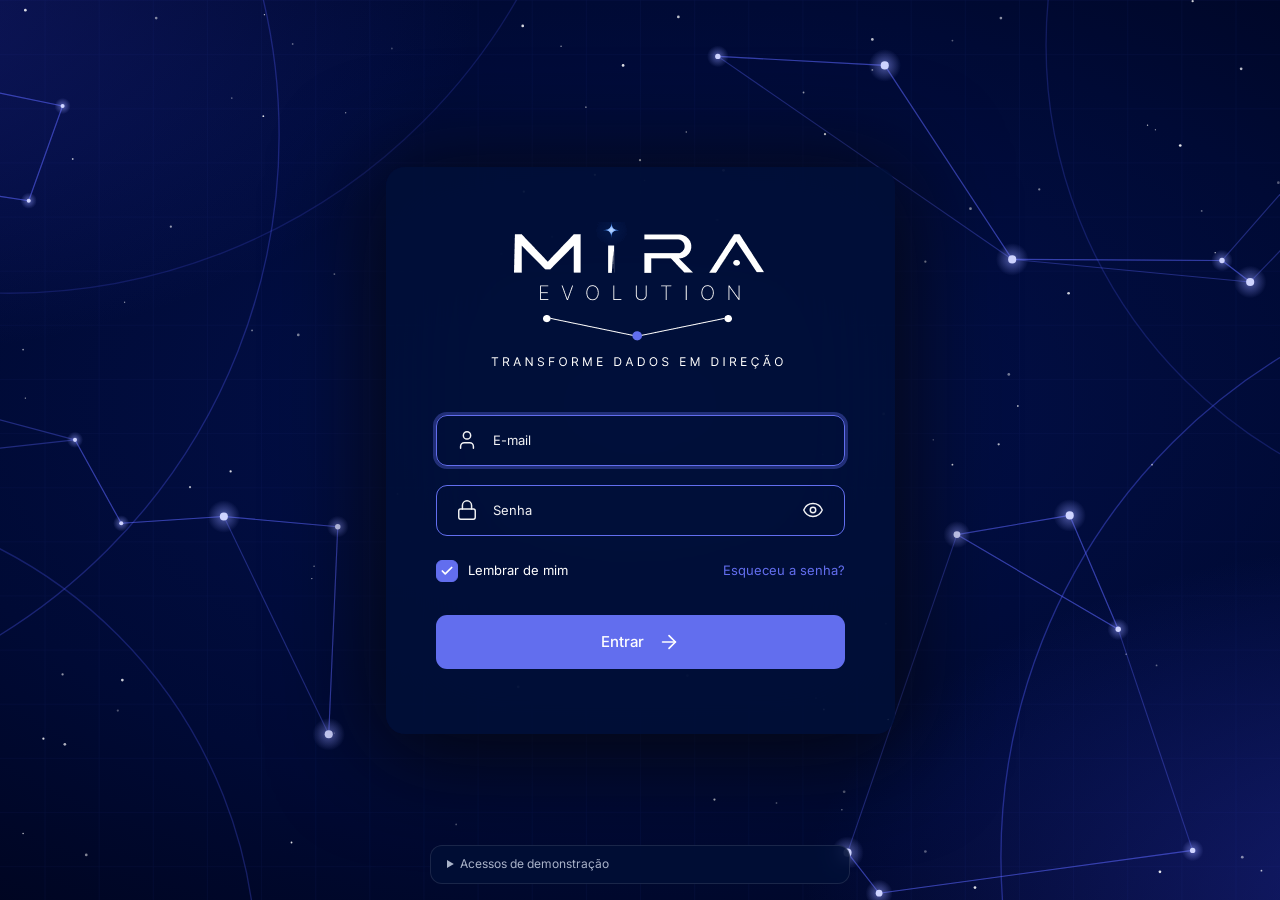
<file: frontend/mira-evolution/perfil.html>
<!doctype html>
<html lang="pt-BR" data-theme="light">
  <head>
    <meta charset="utf-8" />
    <meta name="viewport" content="width=device-width, initial-scale=1" />
    <meta name="theme-color" content="#f6f7f9" />
    <meta name="description" content="Mira Evolution — transforme dados em direção." />
    <title>Meu Perfil — Mira Evolution</title>

    <!-- Aplica o tema salvo antes de desenhar a tela (evita "piscar") -->
    <script src="./js/comum/tema.js"></script>

    <!-- Fontes do Figma: Inter (conteúdo) e Geist (menu lateral). Se não carregarem, usa a fonte do sistema. -->
    <link rel="preconnect" href="https://fonts.googleapis.com" />
    <link rel="preconnect" href="https://fonts.gstatic.com" crossorigin />
    <link href="https://fonts.googleapis.com/css2?family=Geist:wght@400;500;600&family=Inter:wght@200;400;500;600;700&display=swap" rel="stylesheet" />

    <link rel="icon" href="./assets/img/favicon.svg" type="image/svg+xml" />
    <link rel="stylesheet" href="./css/tokens.css" />
    <link rel="stylesheet" href="./css/themes.css" />
    <link rel="stylesheet" href="./css/base.css" />
    <link rel="stylesheet" href="./css/layout.css" />
    <link rel="stylesheet" href="./css/components.css" />
    <link rel="stylesheet" href="./css/pages.css" />
    <link rel="stylesheet" href="./css/responsive.css" />
  </head>
  <body>
    <a class="skip-link" href="#page-root">Pular para o conteúdo</a>
    <div class="app">
      <!-- Menu lateral e barra do topo: preenchidos por js/comum/layout.js -->
      <aside class="sidebar" id="sidebar" aria-label="Navegação principal"></aside>
      <header class="topbar"></header>
      <div class="scrim" data-action="close-menu"></div>

      <main class="main" id="main">
        <div id="page-root" tabindex="-1">
          <div class="page profile" style="--page-gap:24px">
            <header class="page-header">
              <div class="page-header__titles">
                <h1 class="page-title">Meu Perfil</h1>
                <p class="page-subtitle">Gerencie suas informações pessoais e profissionais.</p>
              </div>
              <div class="page-header__actions"><div class="header-tools" data-tools></div></div>
            </header>

            <div class="profile__layout">
              <aside class="card card__pad profile__card" id="cartao-perfil" aria-label="Resumo do perfil" aria-busy="true"><div class="skeleton" style="height:96px;width:96px;border-radius:50%;margin:0 auto"></div><div class="skeleton" style="height:22px;width:70%;margin:16px auto 0"></div><div class="skeleton" style="height:16px;width:50%;margin:10px auto 0"></div><div class="skeleton" style="height:80px;margin-top:24px"></div></aside>

              <form class="card card__pad profile__form" id="form-perfil" novalidate aria-labelledby="pf-title">
                <h2 class="card__title card__title--lg" id="pf-title">Informações pessoais</h2>
                <div class="settings__grid">
                  <label class="field"><span class="field__label">Nome completo</span><input class="input" name="name" autocomplete="name"></label>
                  <label class="field"><span class="field__label">Cargo</span><input class="input" name="title"></label>
                  <label class="field"><span class="field__label">E-mail</span><input class="input" name="email" type="email" autocomplete="email"></label>
                  <label class="field"><span class="field__label">Telefone</span><input class="input" name="phone" type="tel" inputmode="tel" autocomplete="tel"></label>
                  <label class="field"><span class="field__label">Departamento</span><input class="input" name="department"></label>
                </div>
                <label class="field"><span class="field__label">Sobre mim</span><textarea class="input input--area" name="bio" rows="4"></textarea></label>
                <div class="save-bar"><button type="button" class="btn btn--outline" id="btn-cancelar">Cancelar</button><button type="submit" class="btn btn--primary">Salvar</button></div>
              </form>
            </div>
          </div>
        </div>
      </main>
    </div>
    <noscript>Esta aplicação precisa de JavaScript habilitado.</noscript>

    <script src="./js/lib/jquery-3.6.1.min.js"></script>
    <script src="./js/comum/config.js"></script>
    <script src="./js/comum/ferramentas.js"></script>
    <script src="./js/comum/icones.js"></script>
    <script src="./js/comum/ui.js"></script>
    <script src="./js/comum/widgets.js"></script>
    <script src="./js/comum/dados.js"></script>
    <script src="./js/comum/sessao.js"></script>
    <script src="./js/comum/layout.js"></script>
    <script src="./js/paginas/perfil.js"></script>
  </body>
</html>
</file>
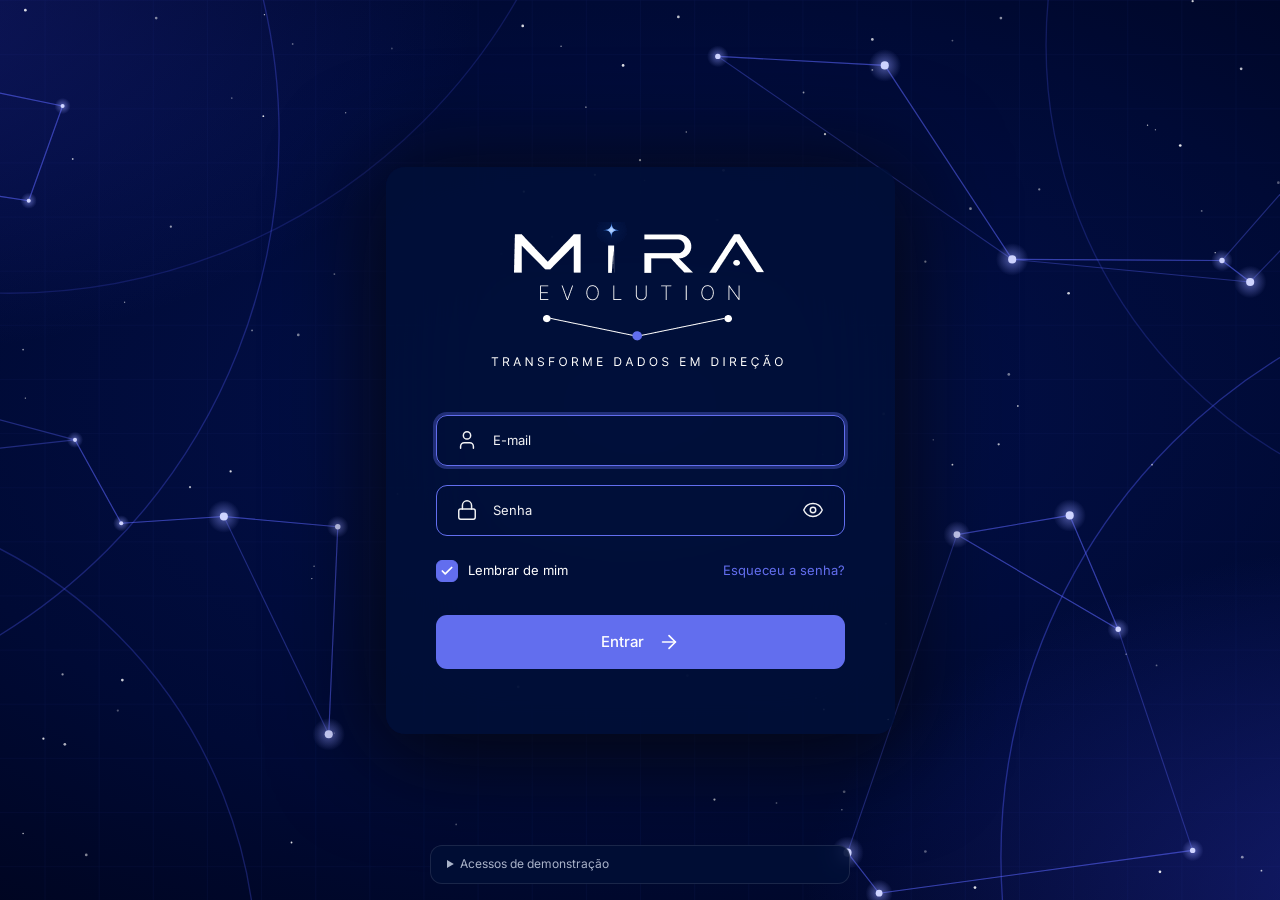
<file: frontend/mira-evolution/progresso-gestor.html>
<!doctype html>
<html lang="pt-BR" data-theme="light">
  <head>
    <meta charset="utf-8" />
    <meta name="viewport" content="width=device-width, initial-scale=1" />
    <meta name="theme-color" content="#f6f7f9" />
    <meta name="description" content="Mira Evolution — transforme dados em direção." />
    <title>Progresso — Mira Evolution</title>

    <!-- Aplica o tema salvo antes de desenhar a tela (evita "piscar") -->
    <script src="./js/comum/tema.js"></script>

    <!-- Fontes do Figma: Inter (conteúdo) e Geist (menu lateral). Se não carregarem, usa a fonte do sistema. -->
    <link rel="preconnect" href="https://fonts.googleapis.com" />
    <link rel="preconnect" href="https://fonts.gstatic.com" crossorigin />
    <link href="https://fonts.googleapis.com/css2?family=Geist:wght@400;500;600&family=Inter:wght@200;400;500;600;700&display=swap" rel="stylesheet" />

    <link rel="icon" href="./assets/img/favicon.svg" type="image/svg+xml" />
    <link rel="stylesheet" href="./css/tokens.css" />
    <link rel="stylesheet" href="./css/themes.css" />
    <link rel="stylesheet" href="./css/base.css" />
    <link rel="stylesheet" href="./css/layout.css" />
    <link rel="stylesheet" href="./css/components.css" />
    <link rel="stylesheet" href="./css/pages.css" />
    <link rel="stylesheet" href="./css/responsive.css" />
  </head>
  <body>
    <a class="skip-link" href="#page-root">Pular para o conteúdo</a>
    <div class="app">
      <!-- Menu lateral e barra do topo: preenchidos por js/comum/layout.js -->
      <aside class="sidebar" id="sidebar" aria-label="Navegação principal"></aside>
      <header class="topbar"></header>
      <div class="scrim" data-action="close-menu"></div>

      <main class="main" id="main">
        <div id="page-root" tabindex="-1">
          <div class="page" style="--page-gap:24px">
            <header class="page-header">
              <div class="page-header__titles">
                <h1 class="page-title">Progresso</h1>
                <p class="page-subtitle">Evolução do progresso médio por setor e ranking de colaboradores.</p>
              </div>
              <div class="page-header__actions">
                <label class="select"><span class="sr-only">Setor</span>
                  <select id="filtro-setor"><option value="todos">Setor: Todos</option></select><i data-icone="chevron-down" data-tamanho="12"></i></label>
                <button type="button" class="filter-btn" id="botao-periodo" data-action="date-range" aria-haspopup="dialog" aria-expanded="false"><i data-icone="calendar" data-tamanho="16"></i><span data-range-label></span><i data-icone="chevron-down" data-tamanho="14"></i></button>
                <div class="header-tools" data-tools></div>
              </div>
            </header>

            <section class="grid grid--4" id="kpis" style="--grid-gap:16px" aria-label="Indicadores de progresso">
              <div class="skeleton" style="height:137px"></div><div class="skeleton" style="height:137px"></div>
              <div class="skeleton" style="height:137px"></div><div class="skeleton" style="height:137px"></div>
            </section>

            <section class="card card__pad" aria-labelledby="evo-title">
              <div class="chart-head"><h2 class="card__title card__title--lg" id="evo-title">Evolução do progresso</h2><span id="legenda" style="display:contents"></span></div>
              <div class="dash-chart__plot" id="grafico-progresso"></div>
            </section>

            <section class="card" aria-labelledby="rank-title">
              <div class="card__pad card__pad--head"><h2 class="card__title card__title--lg" id="rank-title">Ranking de colaboradores</h2></div>
              <div id="ranking"></div>
            </section>
          </div>
        </div>
      </main>
    </div>
    <noscript>Esta aplicação precisa de JavaScript habilitado.</noscript>

    <script src="./js/lib/jquery-3.6.1.min.js"></script>
    <script src="./js/comum/config.js"></script>
    <script src="./js/comum/ferramentas.js"></script>
    <script src="./js/comum/icones.js"></script>
    <script src="./js/comum/ui.js"></script>
    <script src="./js/comum/widgets.js"></script>
    <script src="./js/comum/grafico.js"></script>
    <script src="./js/comum/dados.js"></script>
    <script src="./js/comum/sessao.js"></script>
    <script src="./js/comum/layout.js"></script>
    <script src="./js/paginas/progresso-gestor.js"></script>
  </body>
</html>
</file>
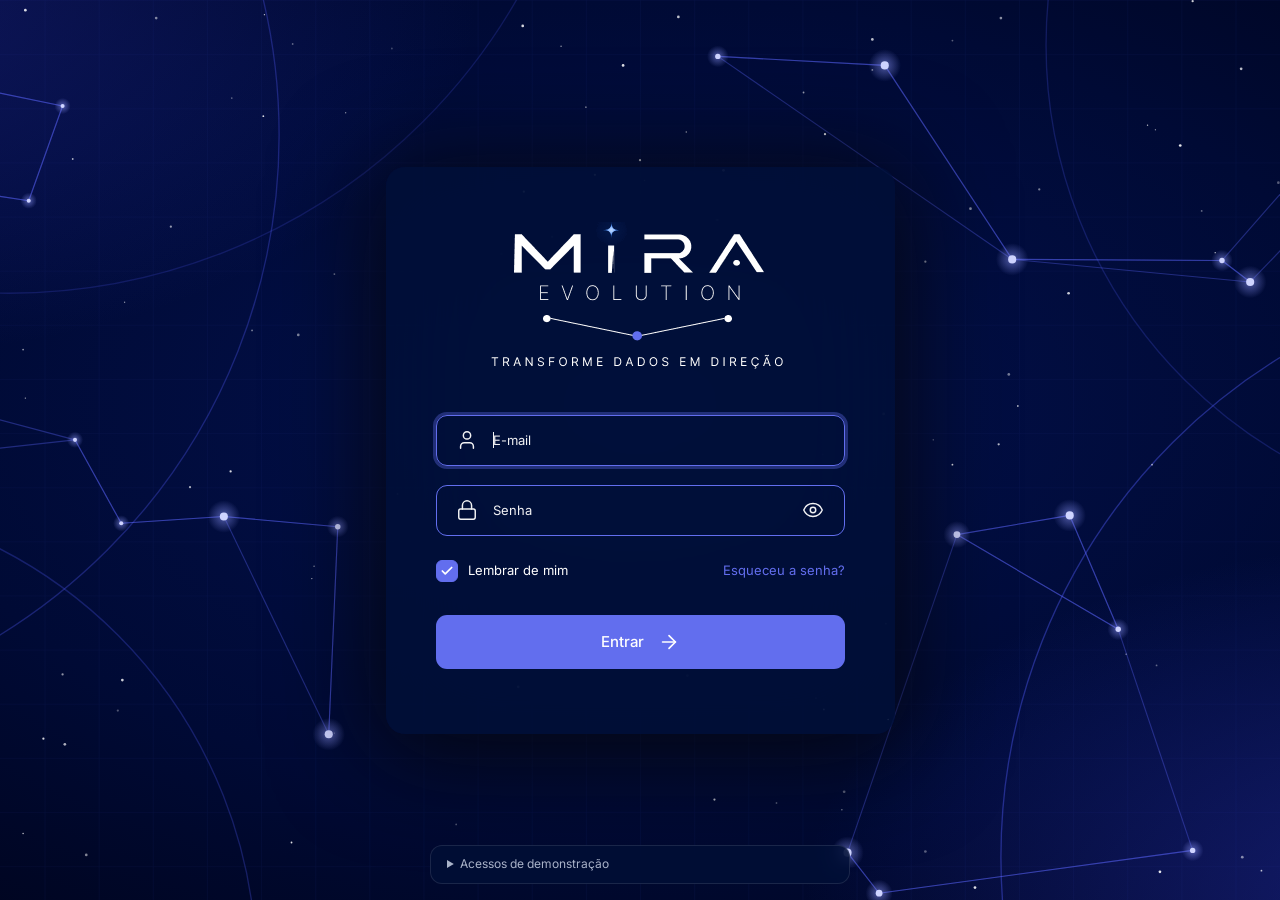
<file: frontend/mira-evolution/setores.html>
<!doctype html>
<html lang="pt-BR" data-theme="light">
  <head>
    <meta charset="utf-8" />
    <meta name="viewport" content="width=device-width, initial-scale=1" />
    <meta name="theme-color" content="#f6f7f9" />
    <meta name="description" content="Mira Evolution — transforme dados em direção." />
    <title>Setores — Mira Evolution</title>

    <!-- Aplica o tema salvo antes de desenhar a tela (evita "piscar") -->
    <script src="./js/comum/tema.js"></script>

    <!-- Fontes do Figma: Inter (conteúdo) e Geist (menu lateral). Se não carregarem, usa a fonte do sistema. -->
    <link rel="preconnect" href="https://fonts.googleapis.com" />
    <link rel="preconnect" href="https://fonts.gstatic.com" crossorigin />
    <link href="https://fonts.googleapis.com/css2?family=Geist:wght@400;500;600&family=Inter:wght@200;400;500;600;700&display=swap" rel="stylesheet" />

    <link rel="icon" href="./assets/img/favicon.svg" type="image/svg+xml" />
    <link rel="stylesheet" href="./css/tokens.css" />
    <link rel="stylesheet" href="./css/themes.css" />
    <link rel="stylesheet" href="./css/base.css" />
    <link rel="stylesheet" href="./css/layout.css" />
    <link rel="stylesheet" href="./css/components.css" />
    <link rel="stylesheet" href="./css/pages.css" />
    <link rel="stylesheet" href="./css/responsive.css" />
  </head>
  <body>
    <a class="skip-link" href="#page-root">Pular para o conteúdo</a>
    <div class="app">
      <!-- Menu lateral e barra do topo: preenchidos por js/comum/layout.js -->
      <aside class="sidebar" id="sidebar" aria-label="Navegação principal"></aside>
      <header class="topbar"></header>
      <div class="scrim" data-action="close-menu"></div>

      <main class="main" id="main">
        <div id="page-root" tabindex="-1">
          <div class="page" style="--page-gap:24px">
            <header class="page-header">
              <div class="page-header__titles">
                <h1 class="page-title">Setores</h1>
                <p class="page-subtitle">Panorama geral de desempenho e progresso consolidado por departamento.</p>
              </div>
              <div class="page-header__actions">
                <div class="header-tools" data-tools></div>
              </div>
            </header>

            <section class="grid grid--4" id="kpis" style="--grid-gap:16px" aria-label="Indicadores de setores">
              <div class="skeleton" style="height:137px"></div><div class="skeleton" style="height:137px"></div>
              <div class="skeleton" style="height:137px"></div><div class="skeleton" style="height:137px"></div>
            </section>
            <h2 class="section-title">Progresso consolidado por setor</h2>
            <ul class="sector-grid" id="lista-setores"></ul>
          </div>
        </div>
      </main>
    </div>
    <noscript>Esta aplicação precisa de JavaScript habilitado.</noscript>

    <script src="./js/lib/jquery-3.6.1.min.js"></script>
    <script src="./js/comum/config.js"></script>
    <script src="./js/comum/ferramentas.js"></script>
    <script src="./js/comum/icones.js"></script>
    <script src="./js/comum/ui.js"></script>
    <script src="./js/comum/widgets.js"></script>
    <script src="./js/comum/dados.js"></script>
    <script src="./js/comum/sessao.js"></script>
    <script src="./js/comum/layout.js"></script>
    <script src="./js/paginas/setores.js"></script>
  </body>
</html>
</file>
<file: frontend/mira-evolution/css/tokens.css>
/* ==========================================================================
   TOKENS DE DESIGN (independentes de tema) — extraídos do Figma Mira_Evolution
   Cores dependentes de tema ficam em themes.css.
   ========================================================================== */
:root {
  /* Tipografia */
  --font-sans: 'Inter', system-ui, -apple-system, 'Segoe UI', Roboto, Arial, sans-serif;
  --font-nav: 'Geist', 'Inter', system-ui, -apple-system, 'Segoe UI', Roboto, Arial, sans-serif;

  --fs-2xs: 0.625rem; /* 10 */
  --fs-xs: 0.6875rem; /* 11 */
  --fs-sm: 0.75rem; /* 12 */
  --fs-base: 0.8125rem; /* 13 */
  --fs-md: 0.875rem; /* 14 */
  --fs-lg: 1rem; /* 16 */
  --fs-xl: 1.125rem; /* 18 */
  --fs-2xl: 1.5rem; /* 24 */
  --fs-3xl: 1.875rem; /* 30 */

  --fw-regular: 400;
  --fw-medium: 500;
  --fw-semibold: 600;
  --fw-bold: 700;

  /* Marca */
  --navy: #000028; /* "Azul" da identidade visual */
  --primary: #626eee; /* "Roxo" da identidade visual */
  --primary-hover: #5360e6;
  --primary-contrast: #fefefe;
  --white: #ffffff;

  /* Cores semânticas de dados (iguais nos dois temas) */
  --c-blue: #2b7fff;
  --c-purple: #6f78db;
  --c-green: #00bc7d;
  --c-red: #df4d48;
  --c-amber: #f5a524;
  --c-up: #2fcc99; /* variação positiva */

  /* Espaçamento (escala de 4px) */
  --sp-1: 0.25rem;
  --sp-2: 0.5rem;
  --sp-3: 0.75rem;
  --sp-4: 1rem;
  --sp-5: 1.25rem;
  --sp-6: 1.5rem;
  --sp-8: 2rem;
  --sp-10: 2.5rem;
  --sp-12: 3rem;

  /* Raios */
  --radius-xs: 2px;
  --radius-sm: 4px;
  --radius-md: 8px;
  --radius-input: 11px;
  --radius-lg: 12px;
  --radius-xl: 19px;
  --radius-pill: 999px;

  /* Layout */
  --sidebar-w: 240px;
  --page-pad: 40px;
  --page-max: 1120px;
  --touch-min: 44px;

  /* Movimento */
  --ease: cubic-bezier(0.2, 0.7, 0.2, 1);
  --dur: 0.18s;

  /* Camadas */
  --z-topbar: 35;
  --z-sidebar: 40;
  --z-popover: 60;
  --z-modal: 80;
  --z-toast: 100;
}
</file>
<file: frontend/mira-evolution/css/themes.css>
/* ==========================================================================
   TEMAS — tokens de cor por tema.
   O modo escuro foi extraído das telas "Dark" do Figma (não é o claro invertido):
   fundos em azul-marinho (#000c29 / #001035), bordas azuis (#0e1e4a) e texto secundário #667386.
   `data-theme` pode estar no <html> ou em qualquer container (a tela de login força "dark").
   ========================================================================== */

:root,
[data-theme='light'] {
  color-scheme: light;

  --bg: #f6f7f9;
  --surface: #fefefe;
  --surface-2: #f6f7f9; /* hover, cabeçalhos de tabela, campos desabilitados */
  --border: #f1f2f4;
  --border-strong: #e2e5ea; /* inputs, divisores que precisam de mais contraste */

  --text: #03152c;
  --text-body: #576270; /* texto de tabelas/listas */
  --text-muted: #9d9d9d; /* subtítulos, menu inativo, rodapés de card */
  --track: #d9d9d9; /* trilho das barras de progresso */

  --nav-active-bg: rgba(176, 176, 176, 0.13);
  --nav-hover-bg: rgba(176, 176, 176, 0.08);
  --icon-active: var(--primary);

  --input-bg: #fefefe;
  --input-border: #e2e5ea;
  --placeholder: #9d9d9d;

  --chart-grid: #e8ebf0;
  --chart-axis: #8d94a0;
  --chart-line: var(--c-blue);
  --chart-tooltip-bg: #fefefe;

  --shadow-card: 0 1px 2px rgba(3, 21, 44, 0.04);
  --shadow-pop: 0 14px 36px rgba(3, 21, 44, 0.16);
  --overlay: rgba(3, 21, 44, 0.48);
  --skeleton-a: #eceef2;
  --skeleton-b: #f6f7f9;

  --focus: #626eee;
  --danger: #d6403b;
  --success: #0aa56f;
}

[data-theme='dark'] {
  color-scheme: dark;

  --bg: #000c29;
  --surface: #001035;
  --surface-2: #00143f;
  --border: #0e1e4a;
  --border-strong: #1a2c63;

  --text: #fefefe;
  --text-body: #667386;
  --text-muted: #667386;
  --track: #3a4b65;

  --nav-active-bg: rgba(111, 120, 219, 0.13);
  --nav-hover-bg: rgba(111, 120, 219, 0.07);
  --icon-active: #7f89f3;

  --input-bg: #000c29;
  --input-border: #14265a;
  --placeholder: #667386;

  --chart-grid: #11214f;
  --chart-axis: #667386;
  --chart-line: var(--c-blue);
  --chart-tooltip-bg: #001a4d;

  --shadow-card: none;
  --shadow-pop: 0 18px 44px rgba(0, 4, 20, 0.7);
  --overlay: rgba(0, 4, 20, 0.7);
  --skeleton-a: #04174a;
  --skeleton-b: #001035;

  --focus: #8a94ff;
  --danger: #ff6b66;
  --success: #2fcc99;
}
</file>
<file: frontend/mira-evolution/css/base.css>
/* Reset enxuto + base tipográfica */
*,
*::before,
*::after {
  box-sizing: border-box;
}

html {
  -webkit-text-size-adjust: 100%;
  text-size-adjust: 100%;
}

body {
  margin: 0;
  min-height: 100vh;
  font-family: var(--font-sans);
  font-size: var(--fs-md);
  line-height: 1.4;
  color: var(--text);
  background: var(--bg);
  -webkit-font-smoothing: antialiased;
  text-rendering: optimizeLegibility;
  transition: background-color var(--dur) var(--ease), color var(--dur) var(--ease);
}

h1,
h2,
h3,
h4,
p {
  margin: 0;
}

ul,
ol {
  margin: 0;
  padding: 0;
  list-style: none;
}

a {
  color: inherit;
  text-decoration: none;
}

button,
input,
select,
textarea {
  font: inherit;
  color: inherit;
}

button {
  background: none;
  border: 0;
  padding: 0;
  cursor: pointer;
}

img,
svg {
  display: block;
  max-width: 100%;
}

table {
  border-collapse: collapse;
  width: 100%;
}

[tabindex="-1"]:focus {
  outline: none;
}

:focus-visible {
  outline: 2px solid var(--focus);
  outline-offset: 2px;
  border-radius: var(--radius-sm);
}

::selection {
  background: color-mix(in srgb, var(--primary) 35%, transparent);
}

::placeholder {
  color: var(--placeholder);
  opacity: 1;
}

.sr-only {
  position: absolute;
  width: 1px;
  height: 1px;
  margin: -1px;
  padding: 0;
  overflow: hidden;
  clip: rect(0, 0, 0, 0);
  white-space: nowrap;
  border: 0;
}

.skip-link {
  position: fixed;
  top: 8px;
  left: 8px;
  z-index: 200;
  padding: 10px 14px;
  border-radius: var(--radius-md);
  background: var(--primary);
  color: var(--primary-contrast);
  transform: translateY(-200%);
}
.skip-link:focus {
  transform: none;
}

/* Barras de rolagem discretas */
* {
  scrollbar-width: thin;
  scrollbar-color: var(--border-strong) transparent;
}

@media (prefers-reduced-motion: reduce) {
  *,
  *::before,
  *::after {
    animation-duration: 0.01ms !important;
    animation-iteration-count: 1 !important;
    transition-duration: 0.01ms !important;
    scroll-behavior: auto !important;
  }
}
</file>
<file: frontend/mira-evolution/css/layout.css>
/* ==========================================================================
   LAYOUT — casca da aplicação (sidebar + conteúdo) e cabeçalho de página
   Medidas do Figma (1440px): sidebar 240px, conteúdo com 40px de respiro e 1120px úteis.
   ========================================================================== */

.app {
  display: grid;
  grid-template-columns: var(--sidebar-w) minmax(0, 1fr);
  min-height: 100vh;
  background: var(--bg);
}

/* ---------- Sidebar ---------- */
.sidebar {
  position: sticky;
  top: 0;
  align-self: start;
  height: 100vh;
  overflow-y: auto;
  display: flex;
  flex-direction: column;
  gap: 40px;
  padding: 24px;
  background: var(--surface);
  border-right: 1px solid var(--border);
  z-index: var(--z-sidebar);
}

.sidebar__logo {
  display: flex;
  align-items: center;
  min-height: 67px;
}
.sidebar__logo img {
  width: 100%;
  max-width: 192px;
  height: auto;
}
.logo--dark {
  display: none;
}
[data-theme='dark'] .logo--dark {
  display: block;
}
[data-theme='dark'] .logo--light {
  display: none;
}

.sidebar__nav {
  display: flex;
  flex-direction: column;
  gap: 8px;
}

.nav-link {
  display: flex;
  align-items: center;
  gap: 12px;
  min-height: 44px;
  padding: 12px 16px;
  border-radius: var(--radius-md);
  font-family: var(--font-nav);
  font-size: var(--fs-md);
  font-weight: var(--fw-medium);
  line-height: 1;
  color: var(--text-muted);
  transition: background-color var(--dur) var(--ease), color var(--dur) var(--ease);
}
.nav-link:hover {
  background: var(--nav-hover-bg);
  color: var(--text);
}
.nav-link[aria-current='page'] {
  background: var(--nav-active-bg);
  color: var(--text);
}
.nav-link[aria-current='page'] .icon {
  color: var(--icon-active);
}

.sidebar__profile {
  display: flex;
  align-items: center;
  gap: 12px;
  padding-top: 24px;
  border-top: 1px solid var(--border);
}
.sidebar__user {
  display: flex;
  flex-direction: column;
  gap: 2px;
  min-width: 0;
  flex: 1;
  font-family: var(--font-nav);
}
.sidebar__user-name {
  font-size: var(--fs-base);
  font-weight: var(--fw-semibold);
  color: var(--text);
  white-space: nowrap;
  overflow: hidden;
  text-overflow: ellipsis;
}
.sidebar__user-mode {
  font-size: var(--fs-xs);
  color: var(--text-muted);
}
.sidebar__logout {
  flex: none;
  display: inline-grid;
  place-items: center;
  width: 32px;
  height: 32px;
  border-radius: var(--radius-md);
  color: var(--text-muted);
  transition: background-color var(--dur) var(--ease), color var(--dur) var(--ease);
}
.sidebar__logout:hover {
  background: var(--nav-hover-bg);
  color: var(--text);
}

.avatar {
  --size: 36px;
  flex: none;
  display: inline-grid;
  place-items: center;
  width: var(--size);
  height: var(--size);
  border-radius: 50%;
  background: var(--avatar-bg, var(--primary));
  color: #fff;
  font-size: calc(var(--size) * 0.36);
  font-weight: var(--fw-semibold);
  letter-spacing: 0.02em;
  user-select: none;
}

/* ---------- Barra superior (somente telas pequenas) ---------- */
.topbar {
  display: none;
}
.scrim {
  display: none;
}

/* ---------- Conteúdo ---------- */
.main {
  min-width: 0;
  padding: var(--page-pad);
}
.page {
  display: flex;
  flex-direction: column;
  gap: var(--page-gap, 28px);
  max-width: var(--page-max);
  margin-inline: auto;
}
.page:focus {
  outline: none;
}

/* ---------- Cabeçalho de página ---------- */
.page-header {
  display: flex;
  align-items: flex-start;
  justify-content: space-between;
  flex-wrap: wrap;
  gap: 16px 24px;
}
.page-header__titles {
  min-width: 0;
}
.page-title {
  font-size: var(--fs-2xl);
  font-weight: var(--fw-bold);
  line-height: 1.2;
  color: var(--text);
}
.page-subtitle {
  margin-top: 4px;
  font-size: var(--fs-md);
  font-weight: var(--fw-medium);
  color: var(--text-muted);
}
.page-header__actions {
  display: flex;
  align-items: center;
  flex-wrap: wrap;
  gap: 16px;
  margin-left: auto;
}

.header-tools {
  display: flex;
  align-items: center;
  gap: 16px;
}
.icon-btn {
  position: relative;
  display: inline-grid;
  place-items: center;
  width: 36px;
  height: 36px;
  border-radius: var(--radius-md);
  color: var(--text);
  transition: background-color var(--dur) var(--ease);
}
.icon-btn:hover {
  background: var(--nav-hover-bg);
}
.icon-btn__count {
  position: absolute;
  top: 1px;
  right: 1px;
  min-width: 15px;
  height: 15px;
  padding: 0 3px;
  border-radius: var(--radius-pill);
  background: var(--c-red);
  color: #fff;
  font-size: 9px;
  font-weight: var(--fw-bold);
  line-height: 15px;
  text-align: center;
}

.back-link {
  display: inline-flex;
  align-items: center;
  gap: 8px;
  min-height: 24px;
  font-size: var(--fs-md);
  font-weight: var(--fw-medium);
  color: var(--text-body);
  transition: color var(--dur) var(--ease);
}
.back-link:hover {
  color: var(--text);
}

/* ---------- Utilitários de grade ---------- */
.grid {
  display: grid;
  gap: var(--grid-gap, 32px);
}
.grid--4 {
  grid-template-columns: repeat(4, minmax(0, 1fr));
}
.grid--2 {
  grid-template-columns: repeat(2, minmax(0, 1fr));
}
</file>
<file: frontend/mira-evolution/css/components.css>
/* ==========================================================================
   COMPONENTES REUTILIZÁVEIS
   ========================================================================== */

/* ---------- Card ---------- */
.card {
  background: var(--surface);
  border: 1px solid var(--border);
  border-radius: var(--radius-md);
  box-shadow: var(--shadow-card);
  min-width: 0;
}
.card--panel {
  border-radius: var(--radius-sm);
}
.card__pad {
  padding: 24px;
}
.card__title {
  font-size: var(--fs-md);
  font-weight: var(--fw-semibold);
  color: var(--text);
}
.card__title--lg {
  font-size: var(--fs-lg);
  font-weight: var(--fw-semibold);
}
.card__sub {
  margin-top: 2px;
  font-size: var(--fs-sm);
  color: var(--text-muted);
}
.card__head {
  display: flex;
  align-items: flex-start;
  justify-content: space-between;
  gap: 16px;
  flex-wrap: wrap;
}
.card__footer {
  display: flex;
  align-items: center;
  justify-content: center;
  gap: 6px;
  padding: 16px;
  border-top: 1px solid var(--border);
  font-size: var(--fs-sm);
  font-weight: var(--fw-medium);
  color: var(--text-muted);
  transition: color var(--dur) var(--ease);
}
a.card__footer:hover {
  color: var(--text);
}

/* ---------- KPI ---------- */
.kpi {
  display: flex;
  flex-direction: column;
  align-items: center;
  justify-content: center;
  gap: 14px;
  min-height: 137px;
  padding: 20px 16px;
  text-align: center;
}
.kpi__label {
  font-size: var(--fs-base);
  font-weight: var(--fw-medium);
  color: var(--text);
}
.kpi__value {
  font-size: var(--fs-2xl);
  font-weight: var(--fw-bold);
  line-height: 1.2;
  color: var(--text);
}
.kpi__foot {
  display: flex;
  align-items: center;
  justify-content: center;
  flex-wrap: wrap;
  gap: 6px;
  font-size: var(--fs-2xs);
  font-weight: var(--fw-medium);
  color: var(--text-muted);
}

/* KPI alinhado à esquerda (Setores, Cursos, Detalhes, Progresso) */
.kpi-left {
  display: flex;
  flex-direction: column;
  align-items: flex-start;
  gap: 10px;
  min-height: 135px;
  padding: 20px;
}
.kpi-left__label {
  font-size: var(--fs-md);
  font-weight: var(--fw-medium);
  color: var(--text-body);
}
.kpi-left__value {
  font-size: 30px;
  font-weight: var(--fw-bold);
  line-height: 1.2;
  color: var(--text);
}
.kpi-left__foot {
  display: flex;
  align-items: center;
  flex-wrap: wrap;
  gap: 8px;
  margin-top: auto;
  font-size: var(--fs-xs);
  color: var(--text-muted);
}

.delta {
  display: inline-flex;
  align-items: center;
  gap: 3px;
  font-size: var(--fs-sm);
  font-weight: var(--fw-semibold);
  color: var(--c-up);
}
.delta--tint {
  padding: 2px 6px;
  border-radius: var(--radius-sm);
  background: color-mix(in srgb, var(--c-up) 14%, transparent);
  font-size: var(--fs-xs);
}
.delta--neutral {
  color: var(--text-body);
  background: color-mix(in srgb, var(--text-muted) 16%, transparent);
}
.delta--down {
  color: var(--c-red);
  background: color-mix(in srgb, var(--c-red) 14%, transparent);
}

/* ---------- Progresso ---------- */
.progress {
  display: flex;
  align-items: center;
  gap: 10px;
  min-width: 0;
}
.progress__track {
  position: relative;
  flex: 1;
  height: var(--bar-h, 8px);
  min-width: 48px;
  max-width: var(--bar-max, none);
  border-radius: var(--radius-pill);
  background: var(--track);
  overflow: hidden;
}
.progress__fill {
  position: absolute;
  inset: 0 auto 0 0;
  width: var(--value, 0%);
  border-radius: inherit;
  background: var(--fill, var(--primary));
  transition: width 0.5s var(--ease);
}
.progress__value {
  flex: none;
  min-width: 34px;
  font-size: var(--fs-sm);
  font-weight: var(--fw-medium);
  color: var(--text);
  text-align: right;
}
.progress--thin {
  --bar-h: 6px;
}

/* Barra por categoria (setores): rótulo + valor + barra */
.meter {
  display: flex;
  flex-direction: column;
  gap: 8px;
}
.meter__row {
  display: flex;
  justify-content: space-between;
  gap: 8px;
  font-size: var(--fs-base);
  font-weight: var(--fw-medium);
  color: var(--text);
}
.meter .progress__track {
  --bar-h: 7px;
}

/* ---------- Badges / tags ---------- */
.badge {
  --tone: var(--text-body);
  display: inline-flex;
  align-items: center;
  gap: 4px;
  padding: 3px 10px;
  border-radius: var(--radius-sm);
  background: color-mix(in srgb, var(--tone) 14%, transparent);
  color: var(--tone);
  font-size: var(--fs-xs);
  font-weight: var(--fw-semibold);
  line-height: 1.3;
  white-space: nowrap;
}
.badge--green {
  --tone: var(--success);
}
.badge--blue {
  --tone: var(--c-blue);
}
.badge--purple {
  --tone: var(--c-purple);
}
.badge--amber {
  --tone: #d98a0b;
}
[data-theme='dark'] .badge--amber {
  --tone: var(--c-amber);
}
.badge--red {
  --tone: var(--c-red);
}
.badge--gray {
  --tone: var(--text-body);
}
.badge--primary {
  --tone: var(--primary);
}
[data-theme='dark'] .badge--primary,
[data-theme='dark'] .badge--blue {
  --tone: #8d9cff;
}

.tag {
  display: inline-flex;
  align-items: center;
  gap: 6px;
  min-height: 24px;
  padding: 3px 10px;
  border-radius: var(--radius-pill);
  border: 1px solid color-mix(in srgb, var(--primary) 35%, transparent);
  background: color-mix(in srgb, var(--primary) 10%, transparent);
  color: var(--text);
  font-size: var(--fs-sm);
  font-weight: var(--fw-medium);
}
.tag--add {
  border-style: dashed;
  background: transparent;
  color: var(--text-body);
  cursor: pointer;
}
.tag--add:hover {
  color: var(--text);
  border-color: var(--primary);
}
.tag-list {
  display: flex;
  flex-wrap: wrap;
  gap: 8px;
}

/* ---------- Botões ---------- */
.btn {
  display: inline-flex;
  align-items: center;
  justify-content: center;
  gap: 8px;
  min-height: 40px;
  padding: 0 18px;
  border: 1px solid transparent;
  border-radius: var(--radius-md);
  font-size: var(--fs-base);
  font-weight: var(--fw-medium);
  line-height: 1;
  white-space: nowrap;
  transition: background-color var(--dur) var(--ease), border-color var(--dur) var(--ease), color var(--dur) var(--ease), opacity var(--dur);
}
.btn[disabled],
.btn[aria-disabled='true'] {
  opacity: 0.55;
  cursor: not-allowed;
}
.btn--primary {
  background: var(--primary);
  color: var(--primary-contrast);
}
.btn--primary:hover:not([disabled]) {
  background: var(--primary-hover);
}
.btn--outline {
  border-color: var(--border-strong);
  background: var(--surface);
  color: var(--text);
}
.btn--outline:hover:not([disabled]) {
  border-color: var(--primary);
}
.btn--ghost {
  color: var(--text-body);
}
.btn--ghost:hover {
  background: var(--nav-hover-bg);
  color: var(--text);
}
.btn--sm {
  min-height: 36px;
  padding: 0 14px;
}
.btn--block {
  width: 100%;
}
.btn--icon {
  width: 32px;
  min-height: 32px;
  padding: 0;
  border-radius: var(--radius-md);
}
.btn__spinner {
  width: 16px;
  height: 16px;
  border-radius: 50%;
  border: 2px solid currentColor;
  border-top-color: transparent;
  animation: spin 0.7s linear infinite;
}
@keyframes spin {
  to {
    transform: rotate(360deg);
  }
}

/* Botão aguardando resposta (carregandoBotao em ui.js): esconde texto e ícone, mostra o spinner no centro.
   A largura não muda, então o layout não "pula". A cor do spinner vem do JS (cor original do texto). */
.is-loading {
  position: relative;
  color: transparent !important;
  cursor: progress !important;
}
/* cor transparente (e não visibility) para o leitor de tela continuar lendo o nome do botão */
.is-loading > :not(.btn__spinner) {
  color: transparent !important;
}
.is-loading svg {
  visibility: hidden;
}
.is-loading > .btn__spinner {
  position: absolute;
  inset: 0;
  margin: auto;
}
.login__submit > .btn__spinner {
  width: 22px;
  height: 22px;
}
.btn.is-loading[disabled],
.login__submit.is-loading[disabled] {
  opacity: 0.85;
}
@media (prefers-reduced-motion: reduce) {
  /* o giro é a informação "aguarde": mantém, só mais devagar */
  .btn__spinner {
    animation-duration: 1.5s !important;
    animation-iteration-count: infinite !important;
  }
}

/* Formulário esperando os dados da API (carregandoFormulario em ui.js): campos viram skeleton */
.is-carregando .input,
.is-carregando .select select {
  color: transparent;
  border-color: transparent;
  background: linear-gradient(90deg, var(--skeleton-a), var(--skeleton-b), var(--skeleton-a));
  background-size: 200% 100%;
  animation: shimmer 1.3s linear infinite;
  pointer-events: none;
}
.is-carregando .input::placeholder {
  color: transparent;
}
.is-carregando .select .icon {
  visibility: hidden;
}

/* Botão de filtro do cabeçalho (data, "Filtros") */
.filter-btn {
  display: inline-flex;
  align-items: center;
  gap: 10px;
  min-height: 38px;
  padding: 0 14px;
  border: 1px solid var(--border);
  border-radius: 9px;
  background: var(--surface);
  color: var(--text);
  font-size: var(--fs-sm);
  font-weight: var(--fw-regular);
  white-space: nowrap;
  transition: border-color var(--dur) var(--ease);
}
.filter-btn:hover {
  border-color: var(--border-strong);
}
.filter-btn .icon {
  color: var(--primary);
}
.filter-btn .icon:last-child:not(:first-child) {
  color: var(--text-muted);
}
[data-theme='dark'] .filter-btn {
  background: transparent;
}
.filter-btn[aria-expanded='true'] {
  border-color: var(--primary);
}

/* ---------- Formulários ---------- */
.field {
  display: flex;
  flex-direction: column;
  gap: 8px;
  min-width: 0;
}
.field__label {
  font-size: var(--fs-base);
  font-weight: var(--fw-medium);
  color: var(--text);
}
.field__hint {
  font-size: var(--fs-sm);
  color: var(--text-muted);
}
.field__error {
  font-size: var(--fs-sm);
  color: var(--danger);
}
.input,
.textarea,
.select-input {
  width: 100%;
  min-height: 42px;
  padding: 0 14px;
  border: 1px solid var(--input-border);
  border-radius: var(--radius-md);
  background: var(--input-bg);
  color: var(--text);
  font-size: var(--fs-md);
  transition: border-color var(--dur) var(--ease), box-shadow var(--dur) var(--ease);
}
.textarea {
  min-height: 100px;
  padding: 12px 14px;
  resize: vertical;
  line-height: 1.5;
}
.input:hover,
.textarea:hover {
  border-color: color-mix(in srgb, var(--primary) 45%, var(--input-border));
}
.input:focus,
.textarea:focus,
.select-input:focus {
  outline: none;
  border-color: var(--primary);
  box-shadow: 0 0 0 3px color-mix(in srgb, var(--primary) 22%, transparent);
}
.input[aria-invalid='true'],
.textarea[aria-invalid='true'] {
  border-color: var(--danger);
}
.input[readonly] {
  color: var(--text-body);
}

/* Select nativo estilizado (acessível por padrão) */
.select {
  position: relative;
  display: inline-flex;
  align-items: center;
}
.select select {
  appearance: none;
  -webkit-appearance: none;
  min-height: 33px;
  padding: 0 34px 0 14px;
  border: 1px solid var(--border-strong);
  border-radius: var(--radius-md);
  background: var(--surface);
  color: var(--text);
  font-size: var(--fs-base);
  cursor: pointer;
}
[data-theme='dark'] .select select {
  border-color: var(--border);
  background: transparent;
}
[data-theme='dark'] .select select option {
  background: var(--surface);
  color: var(--text);
}
.select select:hover {
  border-color: var(--primary);
}
.select .icon {
  position: absolute;
  right: 11px;
  pointer-events: none;
  color: var(--text-muted);
}
.select--field select {
  width: 100%;
  min-height: 42px;
  font-size: var(--fs-md);
}
.select--field {
  display: flex;
}
.select--sm select {
  min-height: 24px;
  padding: 0 24px 0 8px;
  font-size: var(--fs-xs);
  border-radius: 7px;
}
.select--sm .icon {
  right: 7px;
}

.search {
  position: relative;
  display: flex;
  align-items: center;
  min-width: 0;
}
.search .icon {
  position: absolute;
  left: 14px;
  color: var(--text-muted);
  pointer-events: none;
}
.search input {
  width: 100%;
  min-height: 37px;
  padding: 0 14px 0 40px;
  border: 1px solid var(--border-strong);
  border-radius: var(--radius-md);
  background: var(--surface);
  color: var(--text);
  font-size: var(--fs-base);
}
[data-theme='dark'] .search input {
  border-color: var(--border);
  background: transparent;
}
.search input:focus {
  outline: none;
  border-color: var(--primary);
  box-shadow: 0 0 0 3px color-mix(in srgb, var(--primary) 22%, transparent);
}

/* Grupo de pílulas de filtro */
.pills {
  display: flex;
  flex-wrap: wrap;
  gap: 12px;
}
.pill {
  min-height: 36px;
  padding: 0 18px;
  border: 1px solid var(--border-strong);
  border-radius: var(--radius-pill);
  background: var(--surface);
  color: var(--text-body);
  font-size: var(--fs-base);
  font-weight: var(--fw-medium);
  transition: background-color var(--dur) var(--ease), color var(--dur) var(--ease), border-color var(--dur) var(--ease);
}
[data-theme='dark'] .pill {
  border-color: var(--border);
  background: transparent;
}
.pill:hover {
  border-color: var(--primary);
  color: var(--text);
}
.pill[aria-pressed='true'] {
  background: var(--primary);
  border-color: var(--primary);
  color: var(--primary-contrast);
}

/* Checkbox / switch */
.check {
  display: inline-flex;
  align-items: center;
  gap: 10px;
  cursor: pointer;
  font-size: var(--fs-base);
}
.check input {
  position: absolute;
  opacity: 0;
  width: 22px;
  height: 22px;
  margin: 0;
}
.check__box {
  flex: none;
  display: inline-grid;
  place-items: center;
  width: 22px;
  height: 22px;
  border: 1.5px solid var(--primary);
  border-radius: 6px;
  color: transparent;
  transition: background-color var(--dur) var(--ease);
}
.check input:checked + .check__box {
  background: var(--primary);
  color: #fff;
}
.check input:focus-visible + .check__box {
  outline: 2px solid var(--focus);
  outline-offset: 2px;
}

.switch {
  position: relative;
  flex: none;
  width: 44px;
  height: 24px;
  border-radius: var(--radius-pill);
  background: var(--track);
  transition: background-color var(--dur) var(--ease);
}
.switch::after {
  content: '';
  position: absolute;
  top: 2px;
  left: 2px;
  width: 20px;
  height: 20px;
  border-radius: 50%;
  background: #fff;
  box-shadow: 0 1px 3px rgba(0, 0, 0, 0.3);
  transition: transform var(--dur) var(--ease);
}
.switch[aria-checked='true'] {
  background: var(--primary);
}
.switch[aria-checked='true']::after {
  transform: translateX(20px);
}

/* ---------- Tabela de dados ---------- */
.table-wrap {
  width: 100%;
  overflow-x: auto;
}
.table {
  width: 100%;
  font-size: var(--fs-base);
}
.table th {
  padding: 12px 16px;
  text-align: left;
  font-size: var(--fs-base);
  font-weight: var(--fw-medium);
  color: var(--text-body);
  white-space: nowrap;
}
.table td {
  padding: 14px 16px;
  color: var(--text-body);
  vertical-align: middle;
}
.table tbody tr {
  border-top: 1px solid var(--border);
}
.table tbody tr:hover {
  background: var(--nav-hover-bg);
}
.table .cell-strong {
  color: var(--text);
  font-weight: var(--fw-medium);
}
.table .cell-right,
.table th.cell-right {
  text-align: right;
}

.user-cell {
  display: flex;
  align-items: center;
  gap: 12px;
  min-width: 0;
}
.user-cell__name {
  font-size: var(--fs-base);
  font-weight: var(--fw-medium);
  color: var(--text);
}
.user-cell__sub {
  font-size: var(--fs-sm);
  color: var(--text-muted);
}

/* Tabela compacta dos cards do dashboard (Cursos / Porcentagem) */
.mini-table {
  width: 100%;
  font-size: var(--fs-base);
}
.mini-table th {
  padding: 0 0 12px;
  text-align: left;
  font-size: var(--fs-sm);
  font-weight: var(--fw-medium);
  color: var(--text);
}
.mini-table th:last-child,
.mini-table td:last-child {
  text-align: right;
}
.mini-table td {
  padding: 16px 0;
  color: var(--text-body);
}
.mini-table tbody tr {
  border-top: 1px solid var(--border);
}

/* ---------- Gráfico de área ---------- */
.chart {
  position: relative;
  width: 100%;
}
.chart svg {
  width: 100%;
  height: auto;
  overflow: visible;
}
.chart__grid {
  stroke: var(--chart-grid);
  stroke-width: 1;
}
.chart__axis {
  fill: var(--chart-axis);
  font-size: 11px;
  font-family: var(--font-sans);
}
.chart__line {
  fill: none;
  stroke-width: 2;
  stroke-linejoin: round;
  stroke-linecap: round;
}
.chart__cursor {
  stroke: var(--chart-axis);
  stroke-width: 1;
  stroke-dasharray: 3 3;
  opacity: 0;
}
.chart__dot {
  stroke: var(--surface);
  stroke-width: 2;
  opacity: 0;
}
.chart.is-hovering .chart__cursor,
.chart.is-hovering .chart__dot {
  opacity: 1;
}
.chart__tooltip {
  position: absolute;
  z-index: 3;
  min-width: 120px;
  padding: 8px 10px;
  border: 1px solid var(--border-strong);
  border-radius: var(--radius-md);
  background: var(--chart-tooltip-bg);
  box-shadow: var(--shadow-pop);
  font-size: var(--fs-sm);
  color: var(--text);
  pointer-events: none;
  opacity: 0;
  transform: translate(-50%, -100%);
  transition: opacity 0.1s;
}
.chart.is-hovering .chart__tooltip {
  opacity: 1;
}
.chart__tooltip-title {
  margin-bottom: 4px;
  color: var(--text-muted);
  font-size: var(--fs-xs);
}
.chart__tooltip-row {
  display: flex;
  align-items: center;
  gap: 8px;
  white-space: nowrap;
}
.chart__tooltip-row strong {
  margin-left: auto;
  padding-left: 10px;
  font-weight: var(--fw-semibold);
}
.legend {
  display: flex;
  flex-wrap: wrap;
  gap: 8px 20px;
  font-size: var(--fs-sm);
  color: var(--text-body);
}
.legend__item {
  display: inline-flex;
  align-items: center;
  gap: 6px;
}
.legend__dot {
  width: 8px;
  height: 8px;
  border-radius: 50%;
  background: var(--dot, var(--primary));
}

/* ---------- Popover ---------- */
.popover {
  position: absolute;
  z-index: var(--z-popover);
  min-width: 220px;
  max-width: min(360px, calc(100vw - 24px));
  padding: 8px;
  border: 1px solid var(--border-strong);
  border-radius: var(--radius-lg);
  background: var(--surface);
  box-shadow: var(--shadow-pop);
  animation: pop-in 0.14s var(--ease);
}
@keyframes pop-in {
  from {
    opacity: 0;
    transform: translateY(-4px);
  }
}
.popover__title {
  padding: 8px 10px 6px;
  font-size: var(--fs-sm);
  font-weight: var(--fw-semibold);
  color: var(--text-muted);
  text-transform: uppercase;
  letter-spacing: 0.04em;
}
.popover__item {
  display: flex;
  align-items: center;
  gap: 10px;
  width: 100%;
  min-height: 40px;
  padding: 8px 10px;
  border-radius: var(--radius-md);
  text-align: left;
  font-size: var(--fs-base);
  color: var(--text);
}
.popover__item:hover,
.popover__item[aria-checked='true'] {
  background: var(--nav-hover-bg);
}
.popover__item[aria-checked='true'] {
  color: var(--primary);
  font-weight: var(--fw-medium);
}
.popover__sub {
  display: block;
  font-size: var(--fs-xs);
  color: var(--text-muted);
}
.popover__item-icon {
  flex: none;
  display: grid;
  place-items: center;
  width: 28px;
  height: 28px;
  border-radius: 50%;
  background: color-mix(in srgb, var(--primary) 14%, transparent);
  color: var(--primary);
}
.popover .row {
  display: flex;
  gap: 10px;
  padding: 6px 10px 10px;
}
.popover__footer {
  display: flex;
  justify-content: flex-end;
  gap: 8px;
  padding: 8px 10px 4px;
}
.dot-unread {
  width: 8px;
  height: 8px;
  margin-left: auto;
  border-radius: 50%;
  background: var(--primary);
  flex: none;
}

/* ---------- Modal ---------- */
.modal-backdrop {
  position: fixed;
  inset: 0;
  z-index: var(--z-modal);
  display: grid;
  place-items: center;
  padding: 16px;
  background: var(--overlay);
  animation: fade-in 0.15s var(--ease);
}
@keyframes fade-in {
  from {
    opacity: 0;
  }
}
.modal {
  width: min(520px, 100%);
  max-height: calc(100vh - 32px);
  overflow-y: auto;
  border: 1px solid var(--border-strong);
  border-radius: 16px;
  background: var(--surface);
  box-shadow: var(--shadow-pop);
  animation: modal-in 0.2s var(--ease);
}
@keyframes modal-in {
  from {
    opacity: 0;
    transform: translateY(8px) scale(0.98);
  }
}
.modal__head {
  display: flex;
  align-items: flex-start;
  justify-content: space-between;
  gap: 16px;
  padding: 22px 24px 8px;
}
.modal__title {
  font-size: var(--fs-xl);
  font-weight: var(--fw-semibold);
}
.modal__desc {
  margin-top: 4px;
  font-size: var(--fs-base);
  color: var(--text-muted);
}
.modal__body {
  display: flex;
  flex-direction: column;
  gap: 16px;
  padding: 16px 24px;
}
.modal__foot {
  display: flex;
  justify-content: flex-end;
  flex-wrap: wrap;
  gap: 12px;
  padding: 8px 24px 24px;
}

/* ---------- Toast ---------- */
.toasts {
  position: fixed;
  right: 20px;
  bottom: 20px;
  z-index: var(--z-toast);
  display: flex;
  flex-direction: column;
  gap: 10px;
  max-width: calc(100vw - 40px);
}
.toast {
  display: flex;
  align-items: center;
  gap: 10px;
  min-width: 260px;
  padding: 12px 16px;
  border: 1px solid var(--border-strong);
  border-left: 3px solid var(--tone, var(--primary));
  border-radius: var(--radius-md);
  background: var(--surface);
  box-shadow: var(--shadow-pop);
  font-size: var(--fs-base);
  animation: toast-in 0.25s var(--ease);
}
.toast .icon {
  color: var(--tone, var(--primary));
  flex: none;
}
.toast--success {
  --tone: var(--success);
}
.toast--error {
  --tone: var(--danger);
}
/* Aviso fixo enquanto o servidor demora (ex.: Render "acordando"); some sozinho quando a resposta chega */
.toast--lento .btn__spinner {
  flex: none;
  color: var(--primary);
}
@keyframes toast-in {
  from {
    opacity: 0;
    transform: translateY(10px);
  }
}

/* ---------- Estados (carregando, vazio, erro) ---------- */
.skeleton {
  border-radius: var(--radius-md);
  background: linear-gradient(90deg, var(--skeleton-a), var(--skeleton-b), var(--skeleton-a));
  background-size: 200% 100%;
  animation: shimmer 1.3s linear infinite;
}
@keyframes shimmer {
  to {
    background-position: -200% 0;
  }
}
.state {
  display: flex;
  flex-direction: column;
  align-items: center;
  justify-content: center;
  gap: 10px;
  padding: 48px 24px;
  text-align: center;
  color: var(--text-body);
}
.state .icon {
  color: var(--text-muted);
}
.state__title {
  font-size: var(--fs-lg);
  font-weight: var(--fw-semibold);
  color: var(--text);
}
.state--error .icon {
  color: var(--danger);
}
</file>
<file: frontend/mira-evolution/css/pages.css>
/* ==========================================================================
   ESTILOS POR PÁGINA
   ========================================================================== */

/* ---------------------------------------------------------------- LOGIN
   Figma 1440x798: painel 509x565 centralizado, campos 408x51 (raio 11, borda #626eee), botão 54px. */
.login {
  position: relative;
  display: grid;
  place-items: center;
  min-height: 100vh;
  padding: 24px 16px;
  color: #f1f2f4;
  background:
    url('../assets/img/login-bg.svg') center / cover no-repeat,
    radial-gradient(120% 90% at 50% 40%, #021047 0%, #000830 55%, #00041a 100%);
  overflow: hidden;
}
.login__panel {
  position: relative;
  width: min(509px, 100%);
  padding: 55px clamp(24px, 10%, 50px) 65px;
  border-radius: var(--radius-xl);
  background: rgba(1, 15, 54, 0.8);
  -webkit-backdrop-filter: blur(50px);
  backdrop-filter: blur(50px);
  box-shadow: 0 10px 100px 10px rgba(6, 6, 6, 0.8);
}
/* O PNG da logo tem margem transparente: recorta para o logotipo + tagline ficarem como no Figma */
.login__brand {
  display: block;
  height: 155px;
  margin: 0 -20px 38px;
  overflow: hidden;
}
.login__logo {
  width: min(423px, 100%);
  height: auto;
  margin: -80px auto 0;
}
.login__form {
  display: flex;
  flex-direction: column;
  gap: 19px;
}
.login__error {
  padding: 10px 14px;
  border: 1px solid color-mix(in srgb, var(--c-red) 55%, transparent);
  border-radius: 11px;
  background: color-mix(in srgb, var(--c-red) 14%, transparent);
  color: #ffb3b0;
  font-size: var(--fs-base);
}
.login__field {
  position: relative;
  display: flex;
  align-items: center;
}
.login__field input {
  width: 100%;
  height: 51px;
  padding: 0 52px 0 56px;
  border: 1px solid var(--primary);
  border-radius: var(--radius-input);
  background: transparent;
  color: #f1f2f4;
  font-size: var(--fs-base);
  transition: box-shadow var(--dur) var(--ease);
}
.login__field input::placeholder {
  color: #f1f2f4;
}
.login__field input:focus {
  outline: none;
  box-shadow: 0 0 0 3px rgba(98, 110, 238, 0.35);
}
.login__icon {
  position: absolute;
  left: 20px;
  display: grid;
  place-items: center;
  color: #f1f2f4;
  pointer-events: none;
}
.login__eye {
  position: absolute;
  right: 14px;
  display: grid;
  place-items: center;
  width: 36px;
  height: 36px;
  border-radius: 50%;
  color: #f1f2f4;
}
.login__eye:hover {
  background: rgba(255, 255, 255, 0.08);
}
.login__row {
  display: flex;
  align-items: center;
  justify-content: space-between;
  flex-wrap: wrap;
  gap: 8px 16px;
  margin-top: 5px;
  font-size: var(--fs-base);
  color: #fefefe;
}
.login .check__box {
  border-color: var(--primary);
  background: transparent;
}
.login .check input:checked + .check__box {
  background: var(--primary);
}
.login__link {
  color: var(--primary);
  font-size: var(--fs-base);
}
.login__link:hover {
  text-decoration: underline;
}
.login__submit {
  display: flex;
  align-items: center;
  justify-content: center;
  gap: 14px;
  height: 54px;
  margin-top: 14px;
  border-radius: var(--radius-input);
  background: var(--primary);
  color: #fefefe;
  font-size: 15px;
  font-weight: var(--fw-medium);
  transition: background-color var(--dur) var(--ease), transform var(--dur) var(--ease);
}
.login__submit:hover:not([disabled]) {
  background: var(--primary-hover);
}
.login__submit:active {
  transform: translateY(1px);
}
.login__submit[disabled] {
  opacity: 0.7;
  cursor: progress;
}
.login__demo {
  position: fixed;
  left: 50%;
  bottom: 16px;
  z-index: 2;
  width: min(420px, calc(100% - 32px));
  transform: translateX(-50%);
  padding: 10px 16px;
  border: 1px solid rgba(255, 255, 255, 0.1);
  border-radius: 12px;
  background: rgba(1, 15, 54, 0.82);
  -webkit-backdrop-filter: blur(12px);
  backdrop-filter: blur(12px);
  font-size: var(--fs-sm);
  color: #a9b3c9;
}
.login__demo summary {
  cursor: pointer;
  user-select: none;
}
.login__demo ul {
  display: grid;
  gap: 8px;
  margin: 12px 0;
}
.login__demo li button {
  display: flex;
  justify-content: space-between;
  gap: 12px;
  width: 100%;
  padding: 10px 14px;
  border: 1px solid rgba(98, 110, 238, 0.4);
  border-radius: 10px;
  color: #f1f2f4;
  text-align: left;
}
.login__demo li button:hover {
  background: rgba(98, 110, 238, 0.14);
}
.login__demo li span {
  color: #a9b3c9;
}
.login__demo code {
  color: #f1f2f4;
}

/* ---------------------------------------------------------------- DASHBOARD */
.dash {
  --page-gap: 28px;
}
.dash-kpis {
  --grid-gap: 32px;
}
.dash-row {
  display: grid;
  gap: 32px;
  align-items: stretch;
}
.dash-row--chart {
  grid-template-columns: minmax(0, 692fr) minmax(0, 396fr);
  min-height: 330px;
}
.dash-row--tables {
  grid-template-columns: minmax(0, 1fr);
  margin-top: 17px;
}
.dash-row--split {
  grid-template-columns: minmax(0, 697fr) minmax(0, 400fr);
}

.dash-chart {
  padding: 26px 32px 20px;
}
.dash-chart__plot {
  margin-top: 28px;
}
.dash-sectors {
  display: flex;
  flex-direction: column;
}
.dash-sectors__body {
  flex: 1;
  padding: 24px 24px 20px;
}
.dash-sectors__list {
  display: flex;
  flex-direction: column;
  gap: 16px;
  margin-top: 28px;
}
.dash-table {
  display: flex;
  flex-direction: column;
}
.dash-table__body {
  flex: 1;
  padding: 30px 24px 8px;
}
.dash-table__body .mini-table {
  margin-top: 26px;
}
.mini-table th:last-child,
.mini-table td:last-child {
  width: 112px;
  text-align: center;
}

/* Colaborador */
.goal {
  display: flex;
  align-items: center;
  gap: 24px;
  padding: 24px;
}
.goal__icon {
  flex: none;
  display: grid;
  place-items: center;
  width: 48px;
  height: 48px;
  border-radius: var(--radius-md);
  background: color-mix(in srgb, var(--primary) 16%, transparent);
  color: var(--primary);
}
.goal__text {
  flex: 1;
  min-width: 0;
  font-size: var(--fs-base);
  color: var(--text-body);
}
.goal__title {
  margin-bottom: 6px;
  font-size: var(--fs-lg);
  font-weight: var(--fw-semibold);
  color: var(--text);
}
.goal__progress {
  flex: none;
  width: 240px;
}
.goal__labels {
  display: flex;
  justify-content: space-between;
  margin-bottom: 8px;
  font-size: var(--fs-base);
  color: var(--text-body);
}
.goal__labels strong {
  color: var(--text);
  font-weight: var(--fw-semibold);
}
.course-progress-list {
  display: flex;
  flex-direction: column;
  gap: 16px;
  margin-top: 28px;
}
.course-progress-list li {
  display: flex;
  flex-direction: column;
  gap: 8px;
}
.course-progress-list__row {
  display: flex;
  justify-content: space-between;
  gap: 12px;
  font-size: var(--fs-base);
  color: var(--text);
}
.course-progress-list__row strong {
  font-weight: var(--fw-medium);
}
.dash-evo__plot {
  margin-top: 20px;
}

/* ==========================================================================
   Telas internas (Colaboradores, Detalhes, Setores, Cursos, Progresso, Config., Perfil)
   ========================================================================== */
.search--header { width: 280px; }
.actions-row { display: flex; align-items: center; justify-content: space-between; flex-wrap: wrap; gap: 12px 16px; }
.actions-row__filters { display: flex; flex-wrap: wrap; gap: 12px; }
.section-title { font-size: var(--fs-lg); font-weight: var(--fw-semibold); color: var(--text); }
.card__pad--head { padding-bottom: 8px; }
.chart-head { display: flex; align-items: center; justify-content: space-between; flex-wrap: wrap; gap: 12px; margin-bottom: 16px; }
.table--collab td, .table--collab th { white-space: nowrap; }

/* Detalhes do colaborador */
.detail__top { display: flex; align-items: center; justify-content: space-between; flex-wrap: wrap; gap: 12px 24px; }
.profile-summary { display: flex; align-items: center; gap: 24px; padding: 24px; }
.profile-summary__info { display: grid; gap: 8px; min-width: 0; }
.profile-summary__name { display: flex; align-items: center; flex-wrap: wrap; gap: 12px; }
.profile-summary__name h2 { font-size: var(--fs-xl, 24px); font-weight: var(--fw-bold); color: var(--text); }
.profile-summary__info > p { color: var(--text-muted); font-size: var(--fs-md); }
.detail__row { display: grid; gap: 24px; }
.detail__row--charts { grid-template-columns: minmax(0, 2fr) minmax(0, 1fr); }
.detail__row--bottom { grid-template-columns: repeat(2, minmax(0, 1fr)); }
.detail__plot { margin-top: 16px; }
.detail__courses { display: flex; flex-direction: column; justify-content: space-between; }
.course-list, .cert-list { display: grid; gap: 16px; margin-top: 16px; }
.course-item { display: grid; gap: 6px; }
.course-item__info { display: flex; justify-content: space-between; gap: 12px; font-size: var(--fs-base); }
.course-item__info strong { color: var(--text); font-weight: var(--fw-medium); }
.course-item__info span { color: var(--text-muted); font-size: var(--fs-sm); }
.cert { display: flex; align-items: center; gap: 14px; padding: 12px 14px; border: 1px solid var(--border); border-radius: var(--radius-sm); }
.cert__icon { display: inline-grid; place-items: center; width: 40px; height: 40px; border-radius: 10px; background: var(--nav-hover-bg); color: var(--primary); flex: none; }
.cert__meta { flex: 1; min-width: 0; display: grid; }
.cert__meta strong { color: var(--text); font-weight: var(--fw-medium); }
.cert__meta span { color: var(--text-muted); font-size: var(--fs-sm); }

/* Setores */
.sector-grid { display: grid; grid-template-columns: repeat(4, minmax(0, 1fr)); gap: 16px; list-style: none; padding: 0; margin: 0; }
.sector-card { display: grid; gap: 28px; padding: 20px; height: 100%; transition: border-color var(--dur) var(--ease), transform var(--dur) var(--ease); }
a.sector-card:hover { border-color: var(--primary); transform: translateY(-2px); }
.sector-card__top { display: grid; gap: 10px; }
.sector-badge { display: inline-flex; align-items: center; gap: 10px; font-weight: var(--fw-semibold); color: var(--text); }
.sector-badge__icon { display: inline-grid; place-items: center; width: 34px; height: 34px; border-radius: 10px; color: #fff; background: var(--sector); }
.sector-card__count { color: var(--text-muted); font-size: var(--fs-sm); }
.sector-card__progress { display: grid; gap: 8px; }
.sector-card__row { display: flex; justify-content: space-between; font-size: var(--fs-sm); color: var(--text-body); }

/* Cursos (colaborador) */
.course-cards { display: grid; gap: 16px; list-style: none; padding: 0; margin: 0; }
.course-card { display: flex; align-items: center; gap: 20px; padding: 16px 20px; }
.course-card__cover { flex: none; display: grid; place-items: center; width: 96px; height: 80px; border-radius: 10px; background: linear-gradient(135deg, var(--primary), #1b2a7a); color: #fff; font-weight: var(--fw-bold); font-size: 15px; text-align: center; padding: 4px; overflow: hidden; }
.course-card__cover--lg { width: 160px; height: 120px; font-size: 22px; }
.course-card__body { flex: 1; min-width: 0; display: grid; gap: 10px; }
.course-card__head { display: flex; align-items: center; flex-wrap: wrap; gap: 8px 10px; }
.course-card__head h3 { font-size: var(--fs-md); font-weight: var(--fw-semibold); color: var(--text); margin-right: 4px; }
.course-card__meta { display: flex; align-items: center; gap: 6px; font-size: var(--fs-sm); color: var(--text-muted); }
.course-card__progress { display: flex; align-items: center; gap: 12px; }
.course-card__progress > span { width: 40px; font-size: var(--fs-sm); font-weight: var(--fw-medium); color: var(--text); }
.course-card__progress .progress { flex: 1; max-width: 360px; }
.course-card__cta { flex: none; }

/* Detalhe do curso */
.course-hero { display: flex; gap: 24px; padding: 24px; align-items: center; }
.course-hero__info { flex: 1; min-width: 0; display: grid; gap: 10px; }
.course-hero__progress { display: grid; gap: 8px; max-width: 520px; }
.course-detail__row { display: grid; grid-template-columns: minmax(0, 2fr) minmax(0, 1fr); gap: 24px; align-items: start; }
.module-list { display: grid; gap: 12px; margin-top: 16px; list-style: none; padding: 0; }
.module { display: flex; align-items: center; gap: 14px; padding: 14px 16px; border: 1px solid var(--border); border-radius: var(--radius-sm); }
.module__icon { flex: none; color: var(--text-muted); display: inline-flex; }
.module--done .module__icon { color: var(--c-green, #00bc7d); }
.module--current { border-color: var(--primary); }
.module--current .module__icon { color: var(--primary); }
.module--locked { opacity: 0.7; }
.module__text { flex: 1; min-width: 0; display: grid; }
.module__text strong { color: var(--text); font-weight: var(--fw-medium); }
.module__text span { color: var(--text-muted); font-size: var(--fs-sm); }
.facts { display: grid; gap: 0; margin: 16px 0 24px; }
.facts > div { display: flex; justify-content: space-between; gap: 12px; padding: 12px 0; border-bottom: 1px solid var(--border); font-size: var(--fs-base); }
.facts dt { color: var(--text-muted); }
.facts dd { color: var(--text); font-weight: var(--fw-medium); margin: 0; }

/* Configurações e perfil */
.settings__form { display: grid; gap: 24px; }
.settings__section { display: grid; gap: 20px; }
.settings__grid { display: grid; grid-template-columns: repeat(2, minmax(0, 1fr)); gap: 20px 24px; }
.theme-cards { display: flex; flex-wrap: wrap; gap: 16px; }
.theme-card { display: grid; justify-items: center; gap: 8px; width: 160px; padding: 18px 12px; border: 2px solid var(--border); border-radius: var(--radius-md); background: var(--surface); color: var(--text); font-weight: var(--fw-medium); transition: border-color var(--dur) var(--ease); }
.theme-card--light { background: #fefefe; color: #0a0a0a; }
.theme-card--dark { background: #000c29; color: #fefefe; }
.theme-card:hover { border-color: var(--primary); }
.theme-card[aria-checked='true'] { border-color: var(--primary); box-shadow: 0 0 0 3px color-mix(in srgb, var(--primary) 25%, transparent); }
.integration-list { display: grid; gap: 12px; list-style: none; padding: 0; margin: 0; }
.integration { display: flex; align-items: center; gap: 14px; padding: 12px 16px; border: 1px solid var(--border); border-radius: var(--radius-sm); }
.integration strong { flex: 1; color: var(--text); font-weight: var(--fw-medium); }
.integration__logo { display: inline-grid; place-items: center; width: 40px; height: 40px; border-radius: 10px; background: var(--nav-hover-bg); color: var(--primary); font-weight: var(--fw-bold); }
.switch-row { display: flex; align-items: center; gap: 12px; min-height: 40px; color: var(--text-body); }
.save-bar { display: flex; justify-content: flex-end; flex-wrap: wrap; gap: 12px; }
.profile__layout { display: grid; grid-template-columns: 320px minmax(0, 1fr); gap: 24px; align-items: start; }
.profile__card { display: grid; justify-items: center; text-align: center; gap: 10px; }
.profile__card h2 { font-size: var(--fs-lg); color: var(--text); }
.profile__card .card__title { justify-self: start; margin-top: 12px; }
.profile__card .tag-list { justify-content: flex-start; }
.profile__title { color: var(--text-muted); }
.profile__form { display: grid; gap: 20px; }
.input--area { min-height: 110px; padding-top: 10px; resize: vertical; height: auto; }
.avatar-lg { font-size: 28px; }
.theme-card{flex:none;}
</file>
<file: frontend/mira-evolution/css/responsive.css>
/* ==========================================================================
   RESPONSIVIDADE
   Não há frames mobile/tablet no Figma: as regras abaixo derivam do desktop.
   Pontos de quebra: ≤1280 (compacto), ≤1024 (tablet / menu em gaveta), ≤720 (celular), ≤420 (celular estreito).
   ========================================================================== */

@media (max-width: 1280px) {
  :root {
    --page-pad: 32px;
  }
  .grid--4 {
    --grid-gap: 20px;
  }
  .dash-row {
    gap: 20px;
  }
}

/* ---------- Tablet: sidebar vira gaveta ---------- */
@media (max-width: 1024px) {
  :root {
    --page-pad: 24px;
  }

  .app {
    grid-template-columns: minmax(0, 1fr);
  }
  .sidebar {
    position: fixed;
    inset: 0 auto 0 0;
    width: min(280px, 86vw);
    transform: translateX(-102%);
    transition: transform 0.25s var(--ease);
    box-shadow: var(--shadow-pop);
  }
  .is-menu-open .sidebar {
    transform: none;
  }
  .scrim {
    position: fixed;
    inset: 0;
    z-index: calc(var(--z-sidebar) - 1);
    display: block;
    background: var(--overlay);
    opacity: 0;
    pointer-events: none;
    transition: opacity 0.25s var(--ease);
  }
  .is-menu-open .scrim {
    opacity: 1;
    pointer-events: auto;
  }
  .topbar {
    position: sticky;
    top: 0;
    z-index: var(--z-topbar);
    display: flex;
    align-items: center;
    gap: 12px;
    height: 60px;
    padding: 0 16px;
    background: var(--surface);
    border-bottom: 1px solid var(--border);
  }
  .topbar img {
    height: 34px;
    width: auto;
  }
  .logo--dark {
    display: none;
  }
  [data-theme='dark'] .topbar .logo--dark {
    display: block;
  }

  .grid--4 {
    grid-template-columns: repeat(2, minmax(0, 1fr));
  }
  .dash-row--chart,
  .dash-row--split {
    grid-template-columns: minmax(0, 1fr);
  }
  .goal {
    flex-wrap: wrap;
  }
  .goal__progress {
    width: 100%;
  }
}

/* ---------- Celular ---------- */
@media (max-width: 720px) {
  :root {
    --page-pad: 16px;
  }
  .page {
    --page-gap: 20px;
  }
  .dash {
    --page-gap: 20px;
  }
  .page-header {
    gap: 12px;
  }
  .page-header__actions {
    width: 100%;
    margin-left: 0;
    justify-content: space-between;
  }
  .page-title {
    font-size: 22px;
  }
  .grid--2 {
    grid-template-columns: minmax(0, 1fr);
  }
  .dash-row--tables {
    margin-top: 0;
  }
  .dash-chart {
    padding: 20px 16px 12px;
  }
  .kpi {
    min-height: 118px;
    padding: 14px 8px;
    gap: 10px;
  }
  .kpi__value {
    font-size: 22px;
  }
  .kpi__foot {
    flex-direction: column;
    gap: 2px;
  }

  .login__panel {
    padding: 36px 20px;
  }
  .toasts {
    right: 12px;
    left: 12px;
    bottom: 12px;
  }
  .toast {
    min-width: 0;
  }
  .goal {
    padding: 18px;
  }
}

@media (max-width: 420px) {
  .grid--4 {
    --grid-gap: 12px;
  }
  .kpi__label {
    font-size: var(--fs-sm);
  }
}

/* ---------- Telas internas ---------- */
@media (max-width: 1280px) {
  .sector-grid { grid-template-columns: repeat(3, minmax(0, 1fr)); }
}
@media (max-width: 1024px) {
  .detail__row--charts, .course-detail__row, .profile__layout { grid-template-columns: minmax(0, 1fr); }
  .sector-grid { grid-template-columns: repeat(2, minmax(0, 1fr)); }
  .search--header { width: 220px; }
}
@media (max-width: 720px) {
  .search--header, .actions-row__filters, .actions-row__filters .select { width: 100%; }
  .actions-row > .btn, .actions-row > .filter-btn { width: 100%; justify-content: center; }
  .detail__row--bottom, .settings__grid, .sector-grid { grid-template-columns: minmax(0, 1fr); }
  .profile-summary, .course-hero { flex-direction: column; align-items: flex-start; }
  .course-card { flex-wrap: wrap; align-items: flex-start; }
  .course-card__cta { width: 100%; justify-content: center; }
  .course-card__progress .progress { max-width: none; }
  .theme-card { flex: 1; width: auto; }
  .integration { flex-wrap: wrap; }
  .save-bar .btn { flex: 1; }

  /* Tabelas viram cartões empilhados */
  .responsive-table thead { position: absolute; width: 1px; height: 1px; overflow: hidden; clip: rect(0 0 0 0); }
  .responsive-table, .responsive-table tbody, .responsive-table tr, .responsive-table td { display: block; width: 100%; }
  .responsive-table tbody tr { padding: 12px 16px; }
  .responsive-table td { display: flex; justify-content: space-between; align-items: center; gap: 16px; padding: 8px 0; text-align: right; }
  .responsive-table td::before { content: attr(data-label); flex: none; color: var(--text-muted); font-size: var(--fs-sm); text-align: left; }
  .responsive-table td.cell-right { text-align: right; }
  .responsive-table .progress { width: 140px; }
  .table--collab td, .table--collab th { white-space: normal; }
}
@media (max-width: 720px) {
  .actions-row__filters .select { display: flex; }
  .actions-row__filters .select select { width: 100%; }
}
</file>
